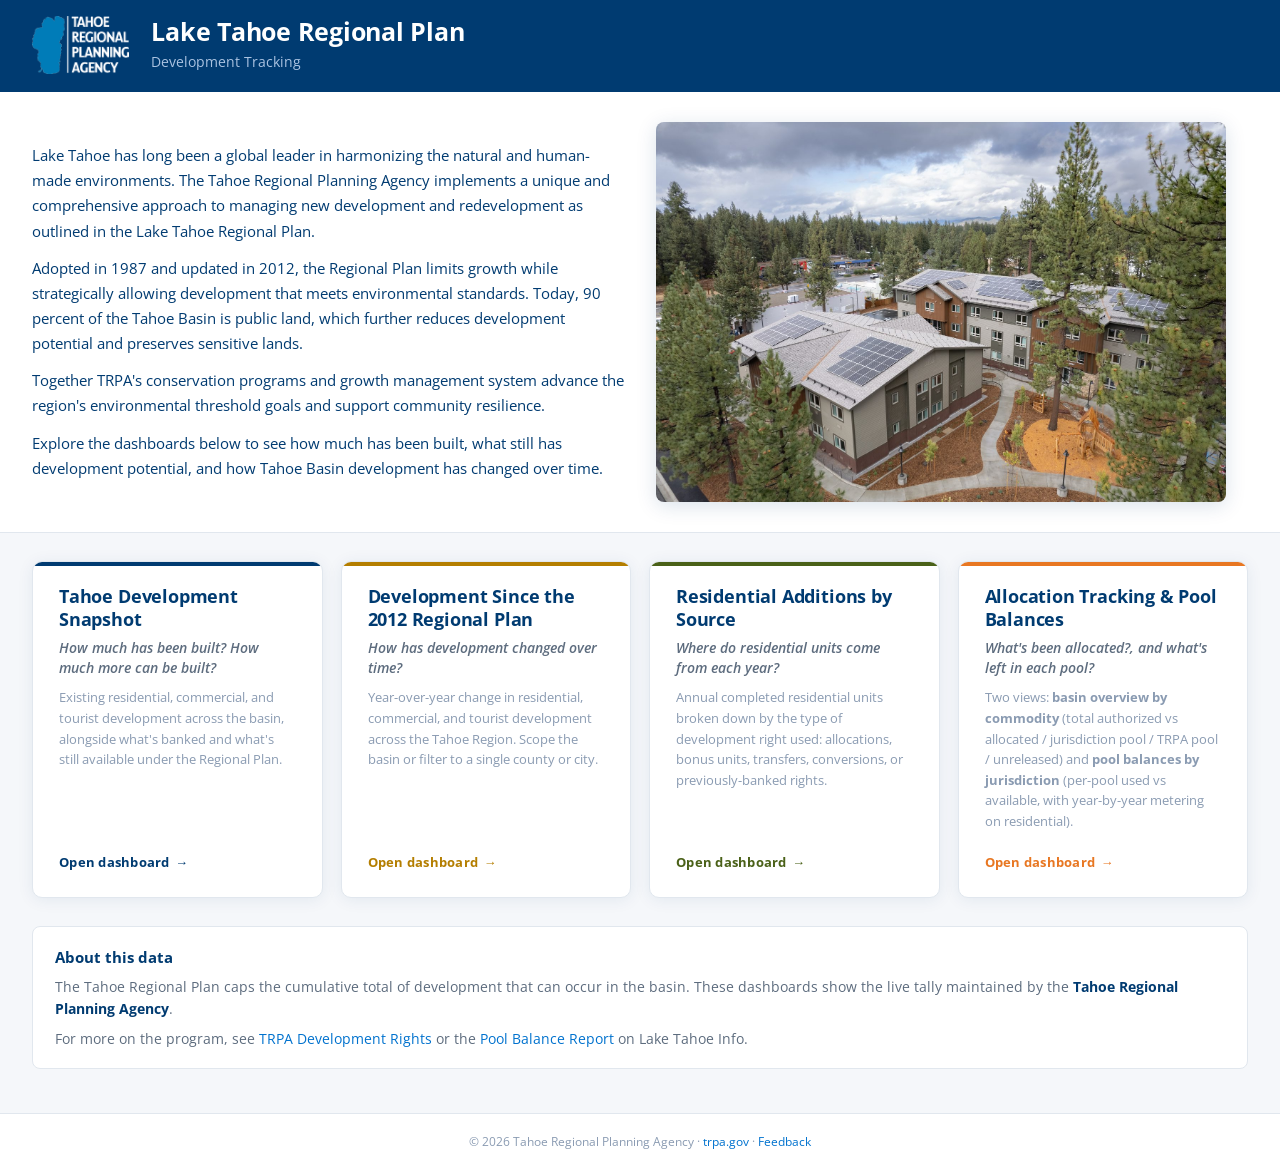
<file: regional-plan-tracking/index.html>
<!DOCTYPE html>
<html lang="en">
<head>
<meta charset="UTF-8"/>
<meta name="viewport" content="width=device-width, initial-scale=1.0"/>
<title>Lake Tahoe Regional Plan - Tracking Development in the Tahoe Basin</title>

<!-- Google Analytics (gtag.js, GA4 property G-L4J4LMB23C) -->
<script async src="https://www.googletagmanager.com/gtag/js?id=G-L4J4LMB23C"></script>
<script>
  window.dataLayer = window.dataLayer || [];
  function gtag(){dataLayer.push(arguments);}
  gtag('js', new Date());
  gtag('config', 'G-L4J4LMB23C');
</script>

<meta name="description" content="Live dashboards from the Tahoe Regional Planning Agency tracking development in the Tahoe Basin against the Regional Plan caps - how much has been built and what's still available.">
<meta property="og:type" content="website">
<meta property="og:title" content="Lake Tahoe Regional Plan - Tracking Development in the Tahoe Basin">
<meta property="og:description" content="How much has been built, what's left to build, and how Tahoe Basin development has changed over time.">
<meta property="og:url" content="https://www.trpa.gov/development-rights/">
<meta property="og:image" content="https://data.trpa.gov/regional-plan-tracking/assets/tahoe-housing-hero.jpg">
<meta property="og:site_name" content="Tahoe Regional Planning Agency">
<meta name="twitter:card" content="summary_large_image">
<meta name="twitter:title" content="Lake Tahoe Regional Plan - Tracking Development in the Tahoe Basin">
<meta name="twitter:description" content="How much has been built, what's left to build, and how Tahoe Basin development has changed over time.">
<meta name="twitter:image" content="https://data.trpa.gov/regional-plan-tracking/assets/tahoe-housing-hero.jpg">

<link rel="icon" type="image/x-icon" href="assets/favicon.ico">

<link rel="preconnect" href="https://fonts.googleapis.com">
<link rel="preconnect" href="https://fonts.gstatic.com" crossorigin>
<link href="https://fonts.googleapis.com/css2?family=Open+Sans:wght@300;400;600;700&display=swap" rel="stylesheet"/>
<style>
:root {
  /* TRPA brand palette (PMS 285C primary) */
  --trpa-blue:    #0072CE;
  --trpa-navy:    #003B71;
  --trpa-earth:   #B47E00;
  --trpa-forest:  #4A6118;
  --trpa-brick:   #9C3E27;
  --trpa-orange:  #E87722;
  --trpa-purple:  #7B6A8A;
  --trpa-ice:     #B4CBE8;

  /* Functional neutrals */
  --bg:          #f5f7fa;
  --surface:     #ffffff;
  --border:      #e1e7ee;
  --text-dark:   #003B71;
  --text-mid:    #5d6c7e;
  --text-light:  #8a9bb2;
  --shadow:      0 2px 16px rgba(0, 59, 113, 0.08);
}
*, *::before, *::after { box-sizing: border-box; margin: 0; padding: 0; }
html, body { background: var(--bg); }
body {
  font-family: 'Open Sans', -apple-system, BlinkMacSystemFont, 'Segoe UI', Roboto, sans-serif;
  color: var(--text-dark);
  -webkit-font-smoothing: antialiased;
  line-height: 1.55;
}
a { color: var(--trpa-blue); }

/* Compact public-facing header. Deliberately shorter than the internal
   index.html header so it sits inside a trpa.gov iframe without dominating
   the host page's own header. Single navy band, logo + title block, no
   accent stripe (calmer treatment for the public-facing surface). */
header {
  background: var(--trpa-navy);
  color: #fff;
  display: flex;
  align-items: stretch;
}
.header-content {
  padding: 16px 32px 18px;
  flex: 1;
  max-width: 1280px;
  margin: 0 auto;
  width: 100%;
  display: flex;
  align-items: center;
  gap: 22px;
}
.header-logo {
  flex-shrink: 0;
  display: inline-block;
  text-decoration: none;
}
.header-logo img {
  height: 58px;
  width: auto;
  display: block;
}
.header-text { flex: 1; min-width: 0; }
header h1 {
  font-weight: 700;
  font-size: 1.55rem;
  line-height: 1.2;
  letter-spacing: -0.01em;
}
header h1 span {
  /* Title phrase ("Regional Plan"); kept white to match the rest of the
     title for a calmer all-white treatment on the navy band. */
  color: #fff;
}
.subtitle {
  font-size: 0.86rem;
  color: var(--trpa-ice);
  margin-top: 4px;
  opacity: 0.95;
  max-width: 760px;
}

/* Hero strip: intro text on the left, Tahoe affordable-housing photo on
   the right. Two-column grid at desktop, stacks on tablet/mobile. The
   photo sits as a real <img> (not a background) so it's semantic +
   accessible and the alt text describes what's shown. */
.hero {
  background: var(--surface);
  border-bottom: 1px solid var(--border);
}
.hero-inner {
  max-width: 1280px;
  margin: 0 auto;
  padding: 30px 32px;
  display: grid;
  grid-template-columns: 1fr 1fr;
  gap: 32px;
  align-items: center;
}
/* Intro paragraphs: plain body-text treatment so the four-paragraph
   regional plan background reads as a calm intro, not a heavy hero. */
.hero-intro {
  font-size: 0.95rem;
  color: var(--text-dark);
  line-height: 1.65;
  font-weight: 400;
}
.hero-intro + .hero-intro {
  margin-top: 0.8em;
}
.hero-image {
  border-radius: 8px;
  overflow: hidden;
  box-shadow: 0 4px 20px rgba(0, 59, 113, 0.15);
  aspect-ratio: 3 / 2;
  max-height: 380px;
  background: var(--bg);   /* subtle placeholder color if the image fails to load */
}
.hero-image img {
  width: 100%;
  height: 100%;
  object-fit: cover;
  display: block;
}
@media (max-width: 900px) {
  .hero-inner { grid-template-columns: 1fr; gap: 22px; }
  .hero-image { max-height: 220px; aspect-ratio: 16 / 9; }
}

/* Page sections */
.section {
  padding: 28px 32px 16px;
  max-width: 1280px;
  margin: 0 auto;
}

/* Question cards: plain-language entry points to each dashboard. No
   audience tags, no Option A/B/C selectors - public-facing should not
   surface internal variant complexity. Each card links directly to the
   canonical Option A.

   Grid sizing is explicit (not auto-fit) for predictable behavior in an
   embed where we can't control the iframe width. 4 dashboards = 4 columns
   at desktop, 2x2 at tablet, single column on phones. */
.qcards {
  display: grid;
  grid-template-columns: repeat(4, 1fr);
  gap: 18px;
  align-items: stretch;
}
@media (max-width: 1100px) {
  .qcards { grid-template-columns: repeat(2, 1fr); }
}
@media (max-width: 600px) {
  .qcards { grid-template-columns: 1fr; }
}
.qcard {
  background: var(--surface);
  border: 1px solid var(--border);
  border-radius: 10px;
  padding: 22px 26px 24px;
  box-shadow: var(--shadow);
  display: flex;
  flex-direction: column;
  gap: 10px;
  position: relative;
  overflow: hidden;
  text-decoration: none;
  color: inherit;
  height: 100%;
  transition: transform 0.12s, box-shadow 0.12s;
}
.qcard:hover {
  transform: translateY(-2px);
  box-shadow: 0 4px 24px rgba(0, 59, 113, 0.12);
}
.qcard::before {
  content: "";
  position: absolute;
  top: 0; left: 0; right: 0;
  height: 4px;
  background: var(--accent, var(--trpa-blue));
}
/* Visual variety across cards without internal audience semantics. */
.qcard:nth-child(1) { --accent: var(--trpa-navy);   }
.qcard:nth-child(2) { --accent: var(--trpa-earth);  }
.qcard:nth-child(3) { --accent: var(--trpa-forest); }
.qcard:nth-child(4) { --accent: var(--trpa-orange); }

.qcard-title {
  font-size: 1.15rem;
  font-weight: 700;
  color: var(--text-dark);
  line-height: 1.25;
  letter-spacing: -0.01em;
}
.qcard-question {
  font-size: 0.88rem;
  font-weight: 600;
  color: var(--text-mid);
  line-height: 1.4;
  font-style: italic;
  margin-top: -2px;
}
.qcard-desc {
  font-size: 0.83rem;
  color: var(--text-light);
  line-height: 1.55;
}
.qcard-cta {
  margin-top: auto;
  padding-top: 12px;
  font-size: 0.8rem;
  font-weight: 700;
  color: var(--accent, var(--trpa-blue));
  letter-spacing: 0.02em;
  display: inline-flex;
  align-items: center;
  gap: 6px;
}
.qcard-cta::after {
  content: "\2192"; /* right arrow */
  transition: transform 0.12s;
}
.qcard:hover .qcard-cta::after {
  transform: translateX(3px);
}

/* About-this-data strip: short context block below the cards. Replaces
   the internal page's "reference.html" pointer (which links to
   architecture docs the public doesn't need). */
.about-strip {
  background: var(--surface);
  border: 1px solid var(--border);
  border-radius: 8px;
  padding: 18px 22px;
  margin-top: 28px;
  font-size: 0.86rem;
  color: var(--text-mid);
  line-height: 1.6;
}
.about-strip strong { color: var(--text-dark); }
.about-strip h3 {
  font-size: 0.95rem;
  color: var(--trpa-navy);
  margin-bottom: 6px;
  font-weight: 700;
}
.about-strip a { color: var(--trpa-blue); text-decoration: none; }
.about-strip a:hover { text-decoration: underline; }

footer {
  padding: 18px 32px 26px;
  font-size: 0.74rem;
  color: var(--text-light);
  border-top: 1px solid var(--border);
  background: var(--surface);
  margin-top: 28px;
  text-align: center;
}
footer a { color: var(--trpa-blue); text-decoration: none; }
footer a:hover { text-decoration: underline; }

@media (max-width: 600px) {
  header h1 { font-size: 1.25rem; }
  .header-content, .section, .hero-inner { padding-left: 18px; padding-right: 18px; }
  .header-content { gap: 14px; }
  .header-logo img { height: 46px; }
  .subtitle { font-size: 0.78rem; }
  .hero-intro { font-size: 0.98rem; }
  .hero-lead { font-size: 0.9rem; }
}
</style>
</head>
<body>

<!-- Compact navy header. Drop the entire <header> block if trpa.gov's
     host page already provides a title and you want the iframe to be
     header-less. -->
<header>
  <div class="header-content">
    <a class="header-logo" href="https://www.trpa.gov/" aria-label="Tahoe Regional Planning Agency">
      <img src="assets/trpa-logo-color.png" alt="TRPA" />
    </a>
    <div class="header-text">
      <h1>Lake Tahoe <span>Regional Plan</span></h1>
      <div class="subtitle">Development Tracking</div>
    </div>
  </div>
</header>

<!-- Hero strip: intro text on the left, Tahoe housing photo on the right.
     Photo path is assets/tahoe-housing-hero.jpg - swap the file there to
     change the imagery without touching the markup. -->
<div class="hero">
  <div class="hero-inner">
    <div class="hero-text">
      <p class="hero-intro">
        Lake Tahoe has long been a global leader in harmonizing the natural
        and human-made environments. The Tahoe Regional Planning Agency
        implements a unique and comprehensive approach to managing new
        development and redevelopment as outlined in the Lake Tahoe
        Regional Plan.
      </p>
      <p class="hero-intro">
        Adopted in 1987 and updated in 2012, the Regional Plan limits growth
        while strategically allowing development that meets environmental
        standards. Today, 90 percent of the Tahoe Basin is public land,
        which further reduces development potential and preserves sensitive
        lands.
      </p>
      <p class="hero-intro">
        Together TRPA's conservation programs and growth management system
        advance the region's environmental threshold goals and support
        community resilience.
      </p>
      <p class="hero-intro">
        Explore the dashboards below to see how much has been built, what
        still has development potential, and how Tahoe Basin development
        has changed over time.
      </p>
    </div>
    <div class="hero-image">
      <img src="assets/tahoe-housing-hero.jpg" alt="Aerial view of a multi-family affordable housing development in the Tahoe Basin, surrounded by pine forest." />
    </div>
  </div>
</div>

<div class="section">

  <div class="qcards">

    <a class="qcard" target="_blank" rel="noopener noreferrer" href="tahoe-development-tracker.html">
      <div class="qcard-title">Tahoe Development Snapshot</div>
      <div class="qcard-question">How much has been built? How much more can be built?</div>
      <div class="qcard-desc">
        Existing residential, commercial, and tourist development across the basin,
        alongside what's banked and what's still available under the Regional Plan.
      </div>
      <div class="qcard-cta">Open dashboard</div>
    </a>

    <a class="qcard" target="_blank" rel="noopener noreferrer" href="development_history.html">
      <div class="qcard-title">Development Since the 2012 Regional Plan</div>
      <div class="qcard-question">How has development changed over time?</div>
      <div class="qcard-desc">
        Year-over-year change in residential, commercial, and tourist development
        across the Tahoe Region. Scope the basin or filter to a single county or city.
      </div>
      <div class="qcard-cta">Open dashboard</div>
    </a>

    <a class="qcard" target="_blank" rel="noopener noreferrer" href="residential-additions-by-source.html">
      <div class="qcard-title">Residential Additions by Source</div>
      <div class="qcard-question">Where do residential units come from each year?</div>
      <div class="qcard-desc">
        Annual completed residential units broken down by the type of development
        right used: allocations, bonus units, transfers, conversions, or
        previously-banked rights.
      </div>
      <div class="qcard-cta">Open dashboard</div>
    </a>

    <a class="qcard" target="_blank" rel="noopener noreferrer" href="allocation-tracking.html">
      <div class="qcard-title">Allocation Tracking &amp; Pool Balances</div>
      <div class="qcard-question">What's been allocated?, and what's left in each pool?</div>
      <div class="qcard-desc">
        Two views: <strong>basin overview by commodity</strong> (total authorized vs allocated /
        jurisdiction pool / TRPA pool / unreleased) and <strong>pool balances by jurisdiction</strong>
        (per-pool used vs available, with year-by-year metering on residential).
      </div>
      <div class="qcard-cta">Open dashboard</div>
    </a>

  </div>

  <!-- Plain-language context block. Replaces the internal index.html's
       "go to reference.html" banner (which points at the data architecture
       reference - not useful to the public). -->
  <div class="about-strip">
    <h3>About this data</h3>
    <p>
      The Tahoe Regional Plan caps the cumulative total of development that
      can occur in the basin. These dashboards show the live tally maintained by the
      <strong>Tahoe Regional Planning Agency</strong>.
    </p>
    <p style="margin-top: 8px;">
      For more on the program, see
      <a href="https://www.trpa.gov/development-rights/">TRPA Development Rights</a>
      or the
      <a href="https://parcels.laketahoeinfo.org/DevelopmentRightPool/DevelopmentRightPoolBalanceReport">Pool Balance Report</a>
      on Lake Tahoe Info.
    </p>
    <p style="margin-top: 10px; font-size: 0.78rem; color: var(--text-light); font-style: italic;" id="data-as-of">
      Checking data freshness&hellip;
    </p>
  </div>

</div>

<footer>
  &copy; 2026 Tahoe Regional Planning Agency
  &middot;
  <a href="https://www.trpa.gov/">trpa.gov</a>
  &middot;
  <a href="mailto:info@trpa.gov?subject=Dashboard%20feedback">Feedback</a>
</footer>

<script>
// "Data current as of YEAR" - one-shot fetch against the Parcel Development
// History layer (Cumulative_Accounting layer 0). MAX(YEAR) on that layer
// is the agency's canonical "as of" year for on-the-ground development
// totals; same source-of-truth used by the Tracker hero strip. Silently
// no-ops if the REST endpoint is unreachable (CORS, offline, etc.) so the
// page never shows a broken-looking error to public visitors.
(async function () {
  const el = document.querySelector('#data-as-of');
  if (!el) return;
  const PDH_MAX_YEAR_URL =
    'https://maps.trpa.org/server/rest/services/Cumulative_Accounting/MapServer/0/query'
    + '?where=1%3D1'
    + '&outStatistics=' + encodeURIComponent('[{"statisticType":"max","onStatisticField":"YEAR","outStatisticFieldName":"MaxYear"}]')
    + '&returnGeometry=false&f=json';
  try {
    const r = await fetch(PDH_MAX_YEAR_URL, { cache: 'no-cache' });
    if (!r.ok) throw new Error('HTTP ' + r.status);
    const js = await r.json();
    const maxYear = js && js.features && js.features[0] && js.features[0].attributes
      ? (js.features[0].attributes.MaxYear || js.features[0].attributes.maxYear)
      : null;
    if (maxYear) {
      el.textContent = 'Data current as of ' + maxYear + '.';
    } else {
      el.style.display = 'none';
    }
  } catch (e) {
    // Quiet failure: hide the line rather than showing an error to public visitors.
    el.style.display = 'none';
  }
})();
</script>

</body>
</html>
</file>
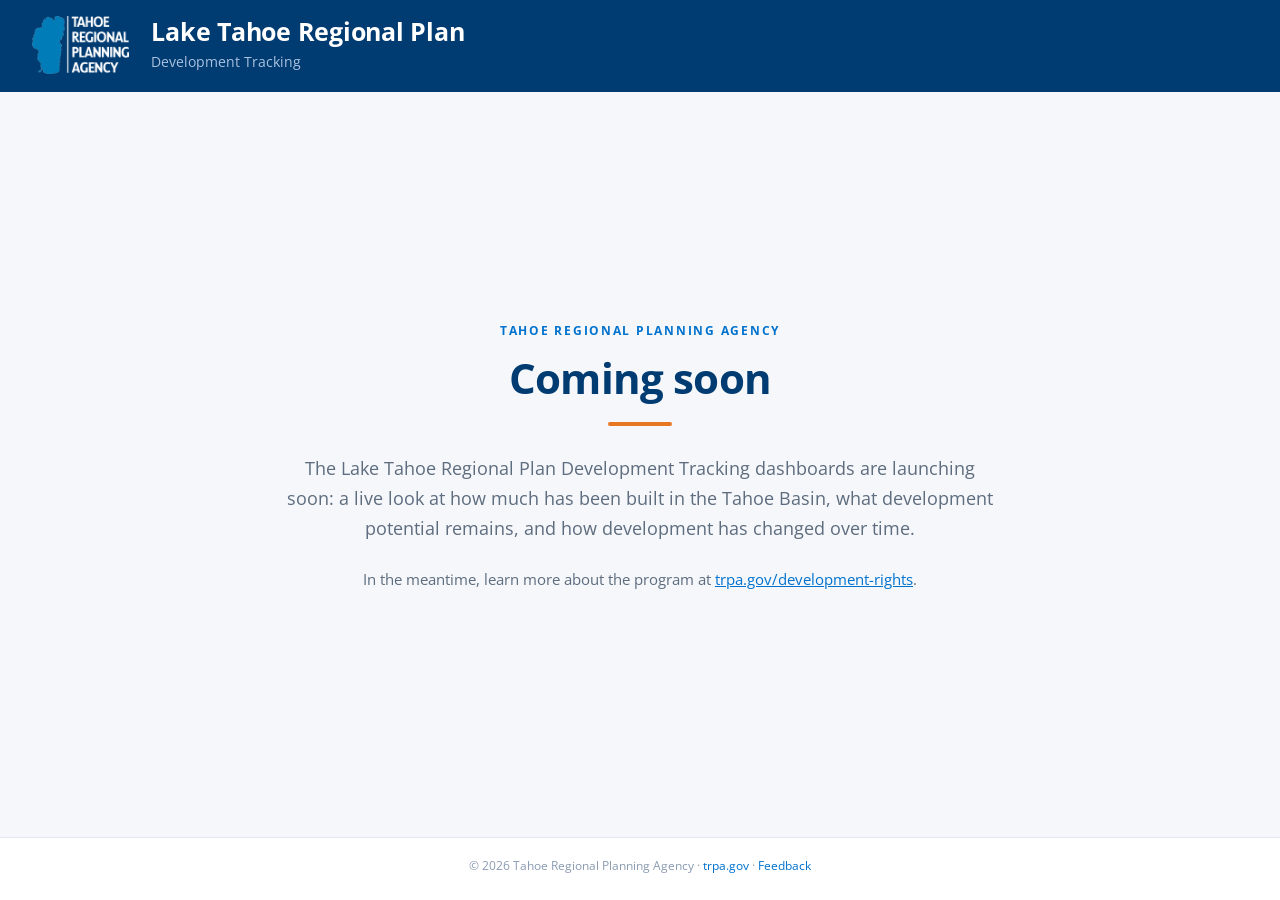
<file: regional-plan-tracking/coming-soon/index.html>
<!DOCTYPE html>
<html lang="en">
<head>
<meta charset="UTF-8">
<meta name="viewport" content="width=device-width, initial-scale=1.0">
<title>Coming Soon - Regional Plan Development Tracking</title>
<meta name="description" content="The Lake Tahoe Regional Plan Development Tracking dashboards are launching soon.">

<link rel="preconnect" href="https://fonts.googleapis.com">
<link rel="preconnect" href="https://fonts.gstatic.com" crossorigin>
<link href="https://fonts.googleapis.com/css2?family=Open+Sans:wght@300;400;600;700&display=swap" rel="stylesheet"/>

<style>
:root {
  /* TRPA brand palette (PMS 285C primary) */
  --trpa-blue:    #0072CE;
  --trpa-navy:    #003B71;
  --trpa-orange:  #E87722;
  --trpa-ice:     #B4CBE8;

  --bg:          #f5f7fa;
  --surface:     #ffffff;
  --border:      #e1e7ee;
  --text-dark:   #003B71;
  --text-mid:    #5d6c7e;
  --text-light:  #8a9bb2;
}
*, *::before, *::after { box-sizing: border-box; margin: 0; padding: 0; }
html, body { background: var(--bg); }
body {
  font-family: 'Open Sans', -apple-system, BlinkMacSystemFont, 'Segoe UI', Roboto, sans-serif;
  color: var(--text-dark);
  -webkit-font-smoothing: antialiased;
  line-height: 1.55;
  display: flex;
  flex-direction: column;
  min-height: 100vh;
}
a { color: var(--trpa-blue); }

/* Header: matches the dashboard suite (single navy band, logo + title block). */
header {
  background: var(--trpa-navy);
  color: #fff;
  display: flex;
  align-items: stretch;
}
.header-content {
  padding: 16px 32px 18px;
  flex: 1;
  max-width: 1280px;
  margin: 0 auto;
  width: 100%;
  display: flex;
  align-items: center;
  gap: 22px;
}
.header-logo { flex-shrink: 0; display: inline-block; text-decoration: none; }
.header-logo img { height: 58px; width: auto; display: block; }
.header-text { flex: 1; min-width: 0; }
header h1 {
  font-weight: 700;
  font-size: 1.55rem;
  line-height: 1.2;
  letter-spacing: -0.01em;
}
header h1 span { color: #fff; }
.subtitle {
  font-size: 0.86rem;
  color: var(--trpa-ice);
  margin-top: 4px;
  opacity: 0.95;
  max-width: 760px;
}

/* Coming-soon message: centered block that fills the viewport above the footer. */
.coming-soon {
  flex: 1;
  display: flex;
  align-items: center;
  justify-content: center;
  padding: 64px 32px 80px;
}
.cs-inner { max-width: 720px; text-align: center; }
.cs-eyebrow {
  font-size: 0.78rem;
  letter-spacing: 0.14em;
  text-transform: uppercase;
  color: var(--trpa-blue);
  font-weight: 700;
  margin-bottom: 16px;
}
.coming-soon h2 {
  font-size: 2.6rem;
  font-weight: 700;
  color: var(--trpa-navy);
  line-height: 1.1;
  letter-spacing: -0.02em;
}
.cs-rule {
  width: 64px;
  height: 4px;
  background: var(--trpa-orange);
  border-radius: 2px;
  margin: 20px auto 28px;
}
.cs-lead {
  font-size: 1.1rem;
  color: var(--text-mid);
  line-height: 1.7;
}
.cs-note {
  font-size: 0.95rem;
  color: var(--text-mid);
  margin-top: 24px;
}

footer {
  padding: 18px 32px 26px;
  font-size: 0.74rem;
  color: var(--text-light);
  border-top: 1px solid var(--border);
  background: var(--surface);
  text-align: center;
}
footer a { color: var(--trpa-blue); text-decoration: none; }
footer a:hover { text-decoration: underline; }

@media (max-width: 600px) {
  .coming-soon h2 { font-size: 2rem; }
  .cs-lead { font-size: 1rem; }
  .header-logo img { height: 46px; }
  header h1 { font-size: 1.3rem; }
}
</style>
</head>
<body>

<!-- Header: same treatment as the dashboard suite. -->
<header>
  <div class="header-content">
    <a class="header-logo" href="https://www.trpa.gov/" aria-label="Tahoe Regional Planning Agency">
      <img src="trpa-logo-color.png" alt="TRPA" />
    </a>
    <div class="header-text">
      <h1>Lake Tahoe <span>Regional Plan</span></h1>
      <div class="subtitle">Development Tracking</div>
    </div>
  </div>
</header>

<main class="coming-soon">
  <div class="cs-inner">
    <div class="cs-eyebrow">Tahoe Regional Planning Agency</div>
    <h2>Coming soon</h2>
    <div class="cs-rule"></div>
    <p class="cs-lead">
      The Lake Tahoe Regional Plan Development Tracking dashboards are launching
      soon: a live look at how much has been built in the Tahoe Basin, what
      development potential remains, and how development has changed over time.
    </p>
    <p class="cs-note">
      In the meantime, learn more about the program at
      <a href="https://www.trpa.gov/development-rights/">trpa.gov/development-rights</a>.
    </p>
  </div>
</main>

<footer>
  &copy; 2026 Tahoe Regional Planning Agency
  &middot;
  <a href="https://www.trpa.gov/">trpa.gov</a>
  &middot;
  <a href="mailto:info@trpa.gov?subject=Regional%20Plan%20Development%20Tracking">Feedback</a>
</footer>

</body>
</html>
</file>
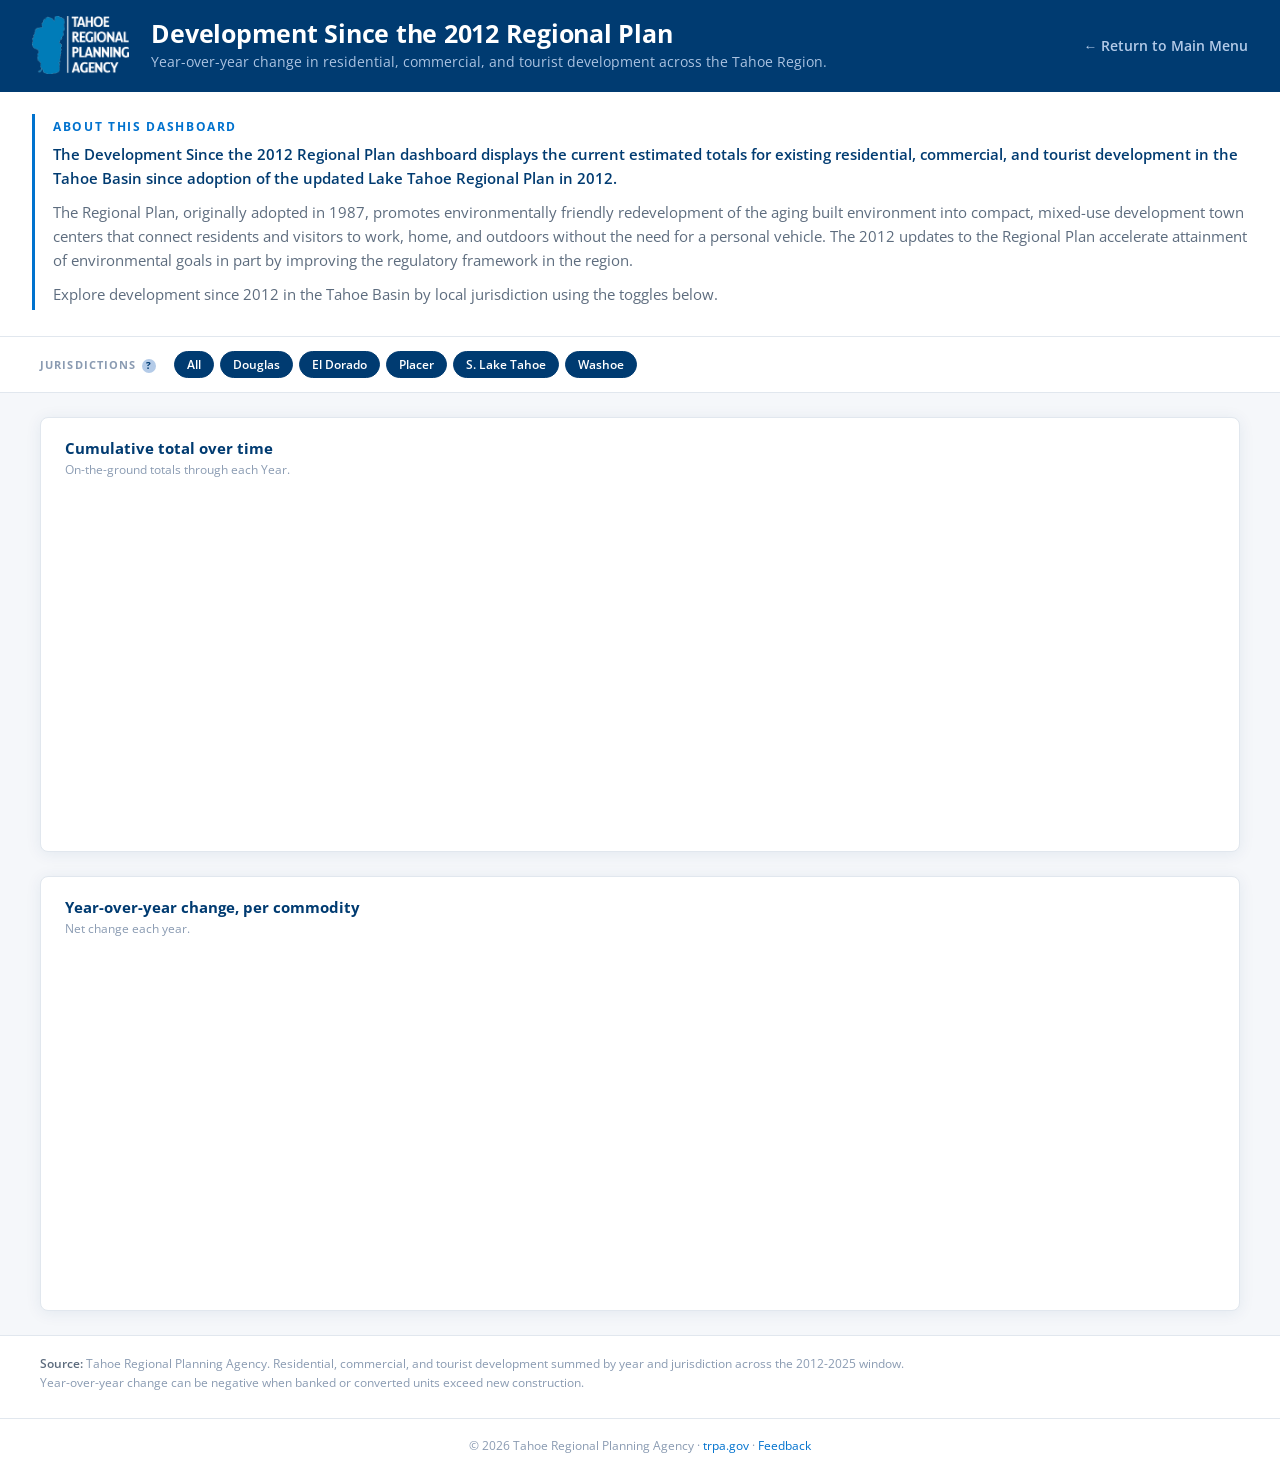
<file: regional-plan-tracking/development_history.html>
<!DOCTYPE html>
<html lang="en">
<head>
<meta charset="UTF-8"/>
<meta name="viewport" content="width=device-width, initial-scale=1.0"/>
<title>Development Since the 2012 Regional Plan - TRPA</title>
<!-- Google Analytics (gtag.js, GA4 property G-L4J4LMB23C) -->
<script async src="https://www.googletagmanager.com/gtag/js?id=G-L4J4LMB23C"></script>
<script>
  window.dataLayer = window.dataLayer || [];
  function gtag(){dataLayer.push(arguments);}
  gtag('js', new Date());
  gtag('config', 'G-L4J4LMB23C');
</script>

<link rel="icon" type="image/x-icon" href="assets/favicon.ico">
<link rel="preconnect" href="https://fonts.googleapis.com">
<link rel="preconnect" href="https://fonts.gstatic.com" crossorigin>
<link href="https://fonts.googleapis.com/css2?family=Open+Sans:wght@300;400;600;700&display=swap" rel="stylesheet"/>
<script src="https://cdn.plot.ly/plotly-2.32.0.min.js"></script>
<style>
:root {
  --trpa-blue:   #0072CE;
  --trpa-navy:   #003B71;
  --trpa-earth:  #B47E00;
  --trpa-forest: #4A6118;
  --trpa-brick:  #9C3E27;
  --trpa-olive:  #B5A64C;
  --trpa-orange: #E87722;
  --trpa-purple: #7B6A8A;
  --trpa-ice:    #B4CBE8;
  --bg:          #f5f7fa;
  --surface:     #ffffff;
  --border:      #e1e7ee;
  --text-dark:   #003B71;
  --text-mid:    #5d6c7e;
  --text-light:  #8a9bb2;
  --shadow:      0 2px 16px rgba(0, 59, 113, 0.08);
}
*, *::before, *::after { box-sizing: border-box; margin: 0; padding: 0; }
body {
  font-family: 'Open Sans', -apple-system, BlinkMacSystemFont, 'Segoe UI', Roboto, sans-serif;
  background: var(--bg); color: var(--text-dark); min-height: 100vh;
  -webkit-font-smoothing: antialiased;
}

/* Header (matches index.html style) */
header { background: var(--trpa-navy); color: #fff; display: flex; align-items: stretch; }
.header-content {
  padding: 16px 32px 18px; flex: 1;
  max-width: 1280px; margin: 0 auto; width: 100%;
  display: flex; align-items: center; gap: 22px;
}
.header-logo { flex-shrink: 0; display: inline-block; text-decoration: none; }
.header-logo img { height: 58px; width: auto; display: block; }
.header-text { flex: 1; min-width: 0; }
.header-back {
  flex-shrink: 0;
  color: var(--trpa-ice);
  text-decoration: none;
  font-size: 0.85rem;
  font-weight: 600;
  white-space: nowrap;
}
.header-back:hover { color: #fff; text-decoration: underline; }
.header-eyebrow { font-size: 0.66rem; font-weight: 700; letter-spacing: 0.14em; text-transform: uppercase; color: var(--trpa-ice); margin-bottom: 4px; }
header h1 { font-weight: 700; font-size: 1.55rem; line-height: 1.2; letter-spacing: -0.01em; }
@media (max-width: 600px) {
  .header-content { padding-left: 18px; padding-right: 18px; gap: 14px; }
  .header-logo img { height: 46px; }
  header h1 { font-size: 1.25rem; }
}

/* "What does this dashboard show?" hover popover on the page title. */
.title-info { position: relative; display: inline-flex; align-items: center; vertical-align: middle; margin-left: 12px; }
.title-info-icon {
  display: inline-flex; align-items: center; justify-content: center;
  width: 22px; height: 22px; border-radius: 50%;
  background: var(--trpa-ice); color: var(--trpa-navy);
  font-size: 0.85rem; font-weight: 700;
  cursor: help; transition: background 0.12s, color 0.12s;
}
.title-info-icon:hover { background: #fff; color: var(--trpa-navy); }
.title-info-popover {
  position: absolute; top: calc(100% + 10px); left: -4px;
  width: 440px; max-width: calc(100vw - 80px);
  background: #fff; border: 1px solid var(--trpa-ice); border-radius: 6px;
  padding: 16px 18px;
  box-shadow: 0 6px 24px rgba(0, 0, 0, 0.25);
  font-size: 0.86rem; line-height: 1.55; color: var(--text-mid);
  letter-spacing: 0; text-transform: none; font-weight: 400;
  opacity: 0; pointer-events: none;
  transition: opacity 0.15s, transform 0.15s;
  z-index: 100;
}
.title-info-popover strong { color: var(--text-dark); font-weight: 600; }
.title-info-popover p { margin-bottom: 8px; }
.title-info-popover p:last-child { margin-bottom: 0; }
.title-info:hover .title-info-popover { opacity: 1; pointer-events: auto; transform: translateY(-2px); }
.title-info::after {
  content: ''; position: absolute;
  top: calc(100% + 4px); left: 4px;
  border: 6px solid transparent; border-bottom-color: var(--trpa-ice);
  opacity: 0; pointer-events: none; transition: opacity 0.15s;
  z-index: 101;
}
.title-info:hover::after { opacity: 1; }

/* Intro banner - always-visible "about this dashboard" callout that sits
   directly below the header. Replaces the hover-only title-info popover so
   the framing is exposed by default rather than hidden behind a hover target
   most visitors never discover. */
.intro-banner {
  background: var(--surface);
  border-bottom: 1px solid var(--border);
  padding: 22px 32px 26px;
}
.intro-banner-inner {
  max-width: 1280px;
  margin: 0 auto;
  border-left: 3px solid var(--trpa-blue);
  padding: 4px 0 4px 18px;
}
.intro-banner-eyebrow {
  font-size: 0.74rem;
  font-weight: 700;
  letter-spacing: 0.14em;
  text-transform: uppercase;
  color: var(--trpa-blue);
  margin-bottom: 8px;
}
.intro-banner p {
  font-size: 0.94rem;
  line-height: 1.6;
  color: var(--text-mid);
  margin-bottom: 10px;
}
.intro-banner p:last-child { margin-bottom: 0; }
.intro-banner p strong { color: var(--text-dark); font-weight: 600; }
@media (max-width: 768px) {
  .intro-banner { padding: 16px 18px; }
}

/* Inline "?" affordance for ctrl-bar labels (e.g., Jurisdictions ?  for the
   Carson County context). 14px ice circle on a light background. */
.ctrl-info { position: relative; display: inline-flex; align-items: center; margin-left: 5px; vertical-align: middle; }
.ctrl-info-icon {
  display: inline-flex; align-items: center; justify-content: center;
  width: 14px; height: 14px; border-radius: 50%;
  background: var(--trpa-ice); color: var(--trpa-navy);
  font-size: 0.6rem; font-weight: 700;
  cursor: help; transition: background 0.12s, color 0.12s;
  letter-spacing: 0; text-transform: none;
}
.ctrl-info-icon:hover { background: var(--trpa-blue); color: #fff; }
.ctrl-info-popover {
  position: absolute; top: calc(100% + 10px); left: -8px;
  width: 340px; max-width: calc(100vw - 80px);
  background: #fff; border: 1px solid var(--trpa-ice); border-radius: 6px;
  padding: 12px 14px;
  box-shadow: 0 4px 20px rgba(0, 59, 113, 0.15);
  font-size: 0.8rem; line-height: 1.5; color: var(--text-mid);
  letter-spacing: 0; text-transform: none; font-weight: 400;
  opacity: 0; pointer-events: none;
  transition: opacity 0.15s, transform 0.15s;
  z-index: 100;
}
.ctrl-info-popover strong { color: var(--text-dark); font-weight: 600; }
.ctrl-info:hover .ctrl-info-popover { opacity: 1; pointer-events: auto; transform: translateY(-2px); }
.ctrl-info::after {
  content: ''; position: absolute;
  top: calc(100% + 4px); left: 0;
  border: 6px solid transparent; border-bottom-color: var(--trpa-ice);
  opacity: 0; pointer-events: none; transition: opacity 0.15s;
  z-index: 101;
}
.ctrl-info:hover::after { opacity: 1; }

.header-sub { font-size: 0.86rem; color: var(--trpa-ice); margin-top: 4px; opacity: 0.95; max-width: 760px; }
.header-meta { flex-shrink: 0; font-size: 0.75rem; color: var(--trpa-ice); text-align: right; line-height: 1.7; opacity: 0.85; white-space: nowrap; }

/* Filter bar (jurisdiction pills only; year slider was removed) */
.ctrl-bar {
  background: var(--surface); border-bottom: 1px solid var(--border);
  padding: 14px 40px; display: flex; flex-wrap: wrap; gap: 18px; align-items: center;
}
.ctrl-label { font-size: 0.7rem; font-weight: 700; letter-spacing: 0.1em; text-transform: uppercase; color: var(--text-light); }

.juris-pills { display: flex; flex-wrap: wrap; gap: 6px; align-items: center; }
.juris-pill {
  padding: 4px 12px; border: 1.5px solid var(--border); border-radius: 16px;
  background: #fff; font-family: inherit; font-size: 0.76rem; color: var(--text-mid);
  cursor: pointer; font-weight: 600;
}
.juris-pill:hover { border-color: var(--trpa-blue); color: var(--trpa-blue); }
.juris-pill.active { background: var(--trpa-navy); border-color: var(--trpa-navy); color: #fff; }

/* Sections + cards */
.section { padding: 24px 40px; }
.card { background: var(--surface); border: 1px solid var(--border); border-radius: 8px; padding: 20px 24px; box-shadow: var(--shadow); }
.card h3 { font-size: 0.95rem; font-weight: 700; color: var(--text-dark); margin-bottom: 4px; }
.card p { font-size: 0.73rem; color: var(--text-light); margin-bottom: 14px; }

.footnote {
  padding: 18px 40px 26px; font-size: 0.74rem; color: var(--text-light);
  line-height: 1.6; background: var(--surface); border-top: 1px solid var(--border);
}
.footnote a { color: var(--trpa-blue); text-decoration: none; }
.footnote a:hover { text-decoration: underline; }
.footnote strong { color: var(--text-mid); font-weight: 600; }
.footnote code { background: var(--bg); padding: 1px 5px; border-radius: 3px; font-size: 0.9em; }
@media (max-width: 900px) {
  header .header-content, .ctrl-bar, .section, .footnote { padding-left: 18px; padding-right: 18px; }
}

/* Loading overlay - same pattern across the dashboard set */
#loading-overlay { position: fixed; inset: 0; background: rgba(0, 59, 113, 0.6); display: flex; align-items: center; justify-content: center; z-index: 9999; }
.loading-card { background: #fff; border-radius: 10px; padding: 36px 48px; text-align: center; min-width: 260px; }
.loading-card h3 { font-size: 1rem; color: var(--trpa-navy); margin-bottom: 20px; }
.lb-bg { height: 4px; background: var(--border); border-radius: 2px; overflow: hidden; }
#loading-bar { height: 100%; width: 0; background: linear-gradient(90deg, var(--trpa-blue), var(--trpa-forest)); border-radius: 2px; transition: width 0.3s; }

/* Public-facing agency footer (added 2026-05-18 per FOOTER_PATTERN.md).
   Copyright + trpa.gov + feedback row at the bottom of every dashboard. */
footer {
  padding: 18px 32px 26px;
  font-size: 0.74rem; color: var(--text-light);
  border-top: 1px solid var(--border);
  background: var(--surface);
  margin-top: 0;
  text-align: center;
}
footer a { color: var(--trpa-blue); text-decoration: none; }
footer a:hover { text-decoration: underline; }
</style>
</head>
<body>

<div id="loading-overlay">
  <div class="loading-card">
    <h3>Loading development history&hellip;</h3>
    <div class="lb-bg"><div id="loading-bar"></div></div>
  </div>
</div>

<header>
  <div class="header-content">
    <a class="header-logo" href="https://www.trpa.gov/" aria-label="Tahoe Regional Planning Agency">
      <img src="assets/trpa-logo-color.png" alt="TRPA" />
    </a>
    <div class="header-text">
      <h1>Development Since the 2012 Regional Plan</h1>
      <div class="header-sub">
        Year-over-year change in residential, commercial, and tourist development across the Tahoe Region.
      </div>
    </div>
    <a class="header-back" href="index.html">&larr; Return to Main Menu</a>
  </div>
</header>

<aside class="intro-banner" aria-label="About this dashboard">
  <div class="intro-banner-inner">
    <div class="intro-banner-eyebrow">About this dashboard</div>
    <p><strong>The Development Since the 2012 Regional Plan dashboard displays the current estimated totals for existing residential, commercial, and tourist development in the Tahoe Basin since adoption of the updated Lake Tahoe Regional Plan in 2012.</strong></p>
    <p>The Regional Plan, originally adopted in 1987, promotes environmentally friendly redevelopment of the aging built environment into compact, mixed-use development town centers that connect residents and visitors to work, home, and outdoors without the need for a personal vehicle. The 2012 updates to the Regional Plan accelerate attainment of environmental goals in part by improving the regulatory framework in the region.</p>
    <p>Explore development since 2012 in the Tahoe Basin by local jurisdiction using the toggles below.</p>
  </div>
</aside>

<!-- Filter bar: jurisdiction pills only. The year slider was removed since
     its only role was to set the "as of" year for the KPI cards (which are
     also removed); both charts always show the full 2012-2025 trajectory
     regardless. -->
<div class="ctrl-bar" id="shared-filter-bar">
  <span class="ctrl-label">Jurisdictions<span class="ctrl-info" aria-label="Why isn't Carson City a pill?">
    <span class="ctrl-info-icon">?</span>
    <div class="ctrl-info-popover">
      <strong>Select a jurisdiction to view its development data.</strong>
      Carson City is included in the "All" total but doesn't have its own jurisdiction selection.
      Carson City does not receive Regional Plan allocations and shows constant 4 residential units / 0 CFA / 0 TAU throughout the period.
    </div>
  </span></span>
  <div class="juris-pills" id="juris-pills"></div>
</div>

<!-- Cumulative chart sits ABOVE year-over-year per Mason's 2026-05-18 ask:
     the trajectory is the easier read; the per-year deltas drill into it
     below. -->
<div class="section">
  <div class="card">
    <h3>Cumulative total over time</h3>
    <p>On-the-ground totals through each Year.</p>
    <div id="total-chart" style="height:340px;"></div>
  </div>
</div>

<div class="section" style="padding-top:0;">
  <div class="card">
    <h3>Year-over-year change, per commodity</h3>
    <p>Net change each year.</p>
    <div id="delta-chart" style="height:340px;"></div>
  </div>
</div>

<div class="footnote">
  <strong>Source:</strong> Tahoe Regional Planning Agency. Residential, commercial, and tourist development summed by year and jurisdiction across the 2012-2025 window.
  <br>Year-over-year change can be negative when banked or converted units exceed new construction.</div>

<script>
const TRPA = {
  blue:'#0072CE', navy:'#003B71', earth:'#B47E00', forest:'#4A6118',
  brick:'#9C3E27', olive:'#B5A64C', orange:'#E87722', purple:'#7B6A8A',
  ice:'#B4CBE8',
};
const plotFont  = { family: '"Open Sans", system-ui, sans-serif', color: TRPA.navy, size: 12 };
const HOVERLABEL = { bgcolor: '#ffffff', bordercolor: TRPA.ice, font: { color: TRPA.navy, family: '"Open Sans"', size: 12 } };

// Live REST: groupBy YEAR + JURISDICTION; sum the 3 commodity fields.
const PDH_URL = 'https://maps.trpa.org/server/rest/services/Cumulative_Accounting/MapServer/0/query'
  + '?where=' + encodeURIComponent('YEAR>=2012')
  + '&outStatistics=' + encodeURIComponent(JSON.stringify([
      { statisticType: 'sum', onStatisticField: 'Residential_Units',          outStatisticFieldName: 'res' },
      { statisticType: 'sum', onStatisticField: 'CommercialFloorArea_SqFt',   outStatisticFieldName: 'cfa' },
      { statisticType: 'sum', onStatisticField: 'TouristAccommodation_Units', outStatisticFieldName: 'tau' },
    ]))
  + '&groupByFieldsForStatistics=YEAR%2CJURISDICTION'
  + '&returnGeometry=false&f=json';

// PDH uses short jurisdiction codes; map to display names matching
// allocation-tracking's labels.
const JURIS_LABEL = {
  'DG':   'Douglas County',
  'EL':   'El Dorado County',
  'PL':   'Placer County',
  'CSLT': 'City of South Lake Tahoe',
  'WA':   'Washoe County',
  'CC':   'Carson City',
};
// JURIS_ORDER drives the pill UI (Carson omitted - no pill since Carson
// doesn't receive Tahoe Regional Plan allocations and shows constant 4
// residential units). JURIS_BASIN includes Carson so the "All" total
// matches tahoe-development-tracker.html (49,018 RES at 2025).
const JURIS_ORDER = ['DG', 'EL', 'PL', 'CSLT', 'WA'];
const JURIS_BASIN = ['DG', 'EL', 'PL', 'CSLT', 'WA', 'CC'];
const JURIS_SHORT = {
  'DG':   'Douglas',
  'EL':   'El Dorado',
  'PL':   'Placer',
  'CSLT': 'S. Lake Tahoe',
  'WA':   'Washoe',
};

// State - the full feature set, cached once on load; filter ops compute from it.
// activePills defaults to the full basin (incl. Carson) so the "All"
// view matches the Tracker headline. Toggling a single pill scopes to
// just that jurisdiction (Carson drops out implicitly since it has no
// pill to toggle to).
let rawFeatures = [];   // [{YEAR, JURISDICTION, res, cfa, tau}, ...]
let activePills = new Set(JURIS_BASIN);
const YEARS = [2012,2013,2014,2015,2016,2017,2018,2019,2020,2021,2022,2023,2024,2025];

// ─────────────────────────────────────────
// FETCH + AGGREGATE
// ─────────────────────────────────────────
async function loadData() {
  const r = await fetch(PDH_URL, { cache: 'no-cache' });
  if (!r.ok) throw new Error('PDH HTTP ' + r.status);
  const j = await r.json();
  // Load all basin jurisdictions including Carson (CC). Carson has no
  // pill in the UI but is included in activePills so the "All" total
  // matches the Tracker headline (49,018 RES at 2025).
  rawFeatures = (j.features || [])
    .map(f => f.attributes || {})
    .filter(a => a.JURISDICTION && JURIS_BASIN.includes(a.JURISDICTION));
}

// Sum rows that match the active jurisdiction filter, grouped by YEAR.
function totalsByYear() {
  const out = Object.fromEntries(YEARS.map(y => [y, { res: 0, cfa: 0, tau: 0 }]));
  for (const a of rawFeatures) {
    if (!activePills.has(a.JURISDICTION)) continue;
    if (!(a.YEAR in out)) continue;
    out[a.YEAR].res += Number(a.res) || 0;
    out[a.YEAR].cfa += Number(a.cfa) || 0;
    out[a.YEAR].tau += Number(a.tau) || 0;
  }
  return out;
}

// Deltas per year: change relative to prior year. The first year has no prior, so 0.
function deltasByYear(totals) {
  const out = {};
  for (let i = 0; i < YEARS.length; i++) {
    const y = YEARS[i];
    if (i === 0) { out[y] = { res: 0, cfa: 0, tau: 0 }; continue; }
    const prev = YEARS[i - 1];
    out[y] = {
      res: totals[y].res - totals[prev].res,
      cfa: totals[y].cfa - totals[prev].cfa,
      tau: totals[y].tau - totals[prev].tau,
    };
  }
  return out;
}

const fmt = (n) => {
  if (n == null) return '0';
  const a = Math.round(n);
  return a.toLocaleString();
};
// fmtCompact removed 2026-05-18 - it was only used by the KPI cards above
// the charts (also removed). Both charts use comma-formatted full numbers
// in their hover templates.
const fmtSigned = (n) => {
  const a = Math.round(n);
  if (a > 0)  return '+' + a.toLocaleString();
  if (a === 0) return '0';
  return a.toLocaleString();   // negative sign baked in
};

// "Nice" tick step based on magnitude. Mirrors Plotly's auto-pick logic
// (1 / 2 / 5 × 10^n) so axis labels read as round numbers. Used by both
// the YoY (delta) and cumulative (total) charts to extend the y-range
// one full step past the data peak so the topmost tick label always
// sits clear of the data.
const niceStep = (v) => {
  const abs = Math.abs(v);
  if (abs === 0) return 1;
  const exp = Math.pow(10, Math.floor(Math.log10(abs)));
  const norm = abs / exp;
  if (norm < 1.5) return 0.2 * exp;
  if (norm < 3)   return 0.5 * exp;
  if (norm < 7)   return 1.0 * exp;
  return 2.0 * exp;
};

// ─────────────────────────────────────────
// PILLS - jurisdictions
// ─────────────────────────────────────────
function buildPills() {
  const container = document.querySelector('#juris-pills');
  container.innerHTML =
    '<button class="juris-pill active" id="pill-all" onclick="toggleAllPills()">All</button>' +
    JURIS_ORDER.map(code =>
      `<button class="juris-pill active" data-juris="${code}" onclick="togglePill(this)">${JURIS_SHORT[code]}</button>`
    ).join('');
}
function syncAllPill() {
  const all = document.querySelector('#pill-all');
  if (!all) return;
  const pills = [...document.querySelectorAll('.juris-pill[data-juris]')];
  all.classList.toggle('active', pills.length > 0 && pills.every(p => activePills.has(p.dataset.juris)));
}
function toggleAllPills() {
  // Activate all UI pills + Carson (which has no pill). All = full basin.
  document.querySelectorAll('.juris-pill[data-juris]').forEach(p => {
    p.classList.add('active');
  });
  activePills = new Set(JURIS_BASIN);
  document.querySelector('#pill-all').classList.add('active');
  renderAll();
}
// Click on a single pill - filter to ONLY that jurisdiction. If it's already
// the sole active pill, restore "All" so a stuck filter is easy to clear.
function togglePill(btn) {
  const j = btn.dataset.juris;
  if (activePills.size === 1 && activePills.has(j)) { toggleAllPills(); return; }
  activePills.clear();
  activePills.add(j);
  document.querySelectorAll('.juris-pill[data-juris]').forEach(p =>
    p.classList.toggle('active', p.dataset.juris === j));
  syncAllPill();
  renderAll();
}

// ─────────────────────────────────────────
// RENDER
// ─────────────────────────────────────────
// (setSliderYear + renderKPIs removed 2026-05-18 along with the year
// slider and the 3 KPI cards above the charts. Both charts always show
// the full 2012-2025 trajectory; the jurisdiction pills are the only
// filter left.)

// Facet chart: 3 panels, one per commodity, year-over-year delta as bars.
// Independent y-axes so the small TAU series stays legible.
function renderDeltaChart() {
  const tot = totalsByYear();
  const del = deltasByYear(tot);
  const panels = [
    { key: 'res', label: 'Residential', unit: 'units', color: TRPA.forest },
    { key: 'cfa', label: 'Commercial',  unit: 'sq ft', color: TRPA.earth  },
    { key: 'tau', label: 'Tourist',     unit: 'units', color: TRPA.purple },
  ];
  const traces = [];
  const annotations = [];
  const axes = {};
  const gap = 0.10;
  const cellW = (1 - 2 * gap) / 3;

  panels.forEach((p, i) => {
    const xref = i === 0 ? 'x' : 'x' + (i + 1);
    const yref = i === 0 ? 'y' : 'y' + (i + 1);
    // Years 2013+ have a real delta (2012 is baseline = 0).
    const xData = YEARS.slice(1);
    const yData = xData.map(y => del[y][p.key]);
    const sumDelta = yData.reduce((a, b) => a + b, 0);
    // Per-panel asymmetric range so a series that never goes negative (e.g.
    // residential YoY change is always positive) doesn't waste vertical
    // space on a negative half-axis it never uses. Range is extended to
    // one full tick interval ABOVE yMax (and below yMin when negatives
    // exist) so the topmost tick label always sits clear of the highest
    // bar - the data peak never coincides with the top label.
    const yMin = Math.min(0, ...yData);
    const yMax = Math.max(0, ...yData);
    const step = niceStep(Math.max(yMax, -yMin));
    // Round each end OUT to the nearest step boundary, then add one more
    // step so a tick label always exists past the data peak (top + bottom
    // when negatives exist).
    const yHi = yMax > 0 ? Math.ceil(yMax / step) * step + step : 0;
    const yLo = yMin < 0 ? Math.floor(yMin / step) * step - step : 0;

    traces.push({
      name: p.label, type: 'bar',
      x: xData, y: yData,
      xaxis: xref, yaxis: yref,
      marker: { color: yData.map(v => v < 0 ? TRPA.brick : p.color) },
      showlegend: false,
      // <extra></extra> empties Plotly's trace-name tag, so only the
      // signed value + unit shows in the tooltip. Commodity is already
      // identified by the panel title above each facet - no need to repeat.
      hovertemplate: '<b>%{y:+,}</b> ' + p.unit + '<extra></extra>',
    });
    const x0 = i * (cellW + gap);
    const x1 = x0 + cellW;
    // Title centered above each panel, in paper coords so it lives in the
    // top margin (margin.t below) and never overlaps the bars.
    annotations.push({
      xref: 'paper', yref: 'paper',
      x: (x0 + x1) / 2, y: 1.0,
      xanchor: 'center', yanchor: 'bottom',
      text: '<b>' + p.label + '</b>  <span style="color:#8a9bb2;font-size:10px">· '
        + fmtSigned(sumDelta) + ' ' + p.unit + ' net 2012-2025</span>',
      showarrow: false,
      font: { color: p.color, size: 12, family: '"Open Sans"' },
    });
    axes['xaxis' + (i === 0 ? '' : (i + 1))] = {
      domain: [x0, x1], anchor: 'y' + (i === 0 ? '' : (i + 1)),
      tickmode: 'linear', dtick: 2,
      gridcolor: '#eef1f6', linecolor: TRPA.ice, tickfont: { size: 9, color: TRPA.navy },
    };
    axes['yaxis' + (i === 0 ? '' : (i + 1))] = {
      domain: [0, 1], anchor: 'x' + (i === 0 ? '' : (i + 1)),
      range: [yLo, yHi],
      dtick: step,   // explicit tick step so the topmost label = yHi, guaranteed above the data peak
      gridcolor: '#eef1f6', linecolor: TRPA.ice, tickfont: { size: 9, color: TRPA.navy },
      zeroline: true, zerolinecolor: '#d8dde6', zerolinewidth: 1.5,
    };
  });

  Plotly.newPlot('delta-chart', traces, Object.assign({
    font: plotFont,
    paper_bgcolor: 'rgba(0,0,0,0)', plot_bgcolor: 'rgba(0,0,0,0)',
    margin: { t: 36, r: 16, b: 36, l: 50 },  // t=36 reserves space for the title strip
    hovermode: 'x unified',
    hoverlabel: HOVERLABEL,
    annotations,
  }, axes), { responsive: true, displayModeBar: false });
}

// Cumulative total over time: 3 panels (Res / CFA / TAU), independent y axes,
// area charts. Reads as 'on-the-ground totals each YEAR'.
function renderTotalChart() {
  const tot = totalsByYear();
  const panels = [
    { key: 'res', label: 'Residential', unit: 'units', color: TRPA.forest },
    { key: 'cfa', label: 'Commercial',  unit: 'sq ft', color: TRPA.earth  },
    { key: 'tau', label: 'Tourist',     unit: 'units', color: TRPA.purple },
  ];
  const traces = [];
  const annotations = [];
  const axes = {};
  const gap = 0.10;
  const cellW = (1 - 2 * gap) / 3;

  panels.forEach((p, i) => {
    const xref = i === 0 ? 'x' : 'x' + (i + 1);
    const yref = i === 0 ? 'y' : 'y' + (i + 1);
    const yData = YEARS.map(y => tot[y][p.key]);

    // Pre-compute year-over-year % change strings per data point. Plotly's
    // hovertemplate has no built-in "prior point" reference, so we pack the
    // formatted YoY string into customdata and pull it into the hover via
    // %{customdata}. First year has no prior, so "baseline year" instead.
    const yoyText = YEARS.map((y, idx) => {
      if (idx === 0) return 'baseline year';
      const prev = yData[idx - 1];
      const cur  = yData[idx];
      if (!prev) return '';
      const pct  = ((cur - prev) / prev) * 100;
      const sign = pct > 0 ? '+' : '';
      return sign + pct.toFixed(2) + '% from ' + YEARS[idx - 1];
    });

    // Filled area chart. Fill to y=0 - because the y-axis range is well
    // above zero (we zoom into the data window), the visual effect is that
    // the fill covers the entire panel below the line, making the trajectory
    // pop. Hover shows absolute value + YoY change.
    traces.push({
      name: p.label, type: 'scatter', mode: 'lines',
      x: YEARS, y: yData,
      xaxis: xref, yaxis: yref,
      line: { color: p.color, width: 2 },
      fill: 'tozeroy',
      fillcolor: hexA(p.color, 0.22),
      showlegend: false,
      customdata: yoyText,
      hovertemplate: '<b>%{y:,}</b> ' + p.unit + '<br>%{customdata}<extra></extra>',
    });
    const x0 = i * (cellW + gap);
    const x1 = x0 + cellW;
    // Title above each panel, in paper coords (margin.t reserves space).
    // Subtitle = % change from first to last year of the window. Honest
    // framing: shows that CFA is essentially flat (+0.03%) while Residential
    // grew ~3% and Tourist declined ~3.8%. Number is signed (+/-) so
    // direction reads at a glance.
    const yMin = Math.min(...yData);
    const yMax = Math.max(...yData);
    const yStart = yData[0];
    const yEnd = yData[yData.length - 1];
    const pctChange = yStart !== 0 ? ((yEnd - yStart) / yStart) * 100 : 0;
    const sign = pctChange > 0 ? '+' : '';   // negative already carries its own sign
    const pctText = sign + pctChange.toFixed(1) + '% since ' + YEARS[0];
    annotations.push({
      xref: 'paper', yref: 'paper',
      x: (x0 + x1) / 2, y: 1.0,
      xanchor: 'center', yanchor: 'bottom',
      text: '<b>' + p.label + '</b>  <span style="color:#8a9bb2;font-size:10px">· ' + pctText + '</span>',
      showarrow: false,
      font: { color: p.color, size: 12, family: '"Open Sans"' },
    });
    // X-axis: explicit range = [first year, last year] so the area fill
    // spans the full panel width (no Plotly auto-padding on either side).
    axes['xaxis' + (i === 0 ? '' : (i + 1))] = {
      domain: [x0, x1], anchor: 'y' + (i === 0 ? '' : (i + 1)),
      range: [YEARS[0], YEARS[YEARS.length - 1]],
      tickmode: 'linear', dtick: 2,
      gridcolor: '#eef1f6', linecolor: TRPA.ice, tickfont: { size: 9, color: TRPA.navy },
    };
    // Y-range: anchored at 0 with a "nice" top tick that sits one full
    // tick interval ABOVE the data peak (same idiom as renderDeltaChart).
    // Guarantees the topmost label always clears the cumulative line so
    // viewers can read the panel's max without the data hitting the lid.
    const cumStep = niceStep(yMax);
    const cumHi = Math.ceil(yMax / cumStep) * cumStep + cumStep;
    axes['yaxis' + (i === 0 ? '' : (i + 1))] = {
      domain: [0, 1], anchor: 'x' + (i === 0 ? '' : (i + 1)),
      range: [0, cumHi],
      dtick: cumStep,   // explicit step so the topmost tick = cumHi (above the data peak)
      gridcolor: '#eef1f6', linecolor: TRPA.ice, tickfont: { size: 9, color: TRPA.navy },
    };
  });

  Plotly.newPlot('total-chart', traces, Object.assign({
    font: plotFont,
    paper_bgcolor: 'rgba(0,0,0,0)', plot_bgcolor: 'rgba(0,0,0,0)',
    margin: { t: 36, r: 16, b: 36, l: 60 },  // t=36 reserves space for the title strip
    hovermode: 'x unified',
    hoverlabel: HOVERLABEL,
    annotations,
  }, axes), { responsive: true, displayModeBar: false });
}

function renderAll() {
  renderDeltaChart();
  renderTotalChart();
}

// hex + alpha → rgba
function hexA(hex, a) {
  const n = parseInt(hex.slice(1), 16);
  return `rgba(${(n >> 16) & 255}, ${(n >> 8) & 255}, ${n & 255}, ${a})`;
}

// ─────────────────────────────────────────
// INIT
// ─────────────────────────────────────────
document.addEventListener('DOMContentLoaded', async () => {
  const bar = document.querySelector('#loading-bar');
  if (bar) bar.style.width = '30%';
  buildPills();
  try {
    await loadData();
  } catch (e) {
    console.error('Data unavailable:', e.message);
    const overlayErr = document.querySelector('#loading-overlay');
    if (overlayErr) overlayErr.style.display = 'none';
    return;
  }
  renderAll();
  if (bar) bar.style.width = '100%';
  const overlay = document.querySelector('#loading-overlay');
  if (overlay) setTimeout(() => { overlay.style.display = 'none'; }, 200);
});
</script>

<footer>
  &copy; 2026 Tahoe Regional Planning Agency &middot;
  <a href="https://www.trpa.gov/">trpa.gov</a> &middot;
  <a href="mailto:info@trpa.gov?subject=Dashboard%20feedback">Feedback</a>
</footer>
</body>
</html>
</file>
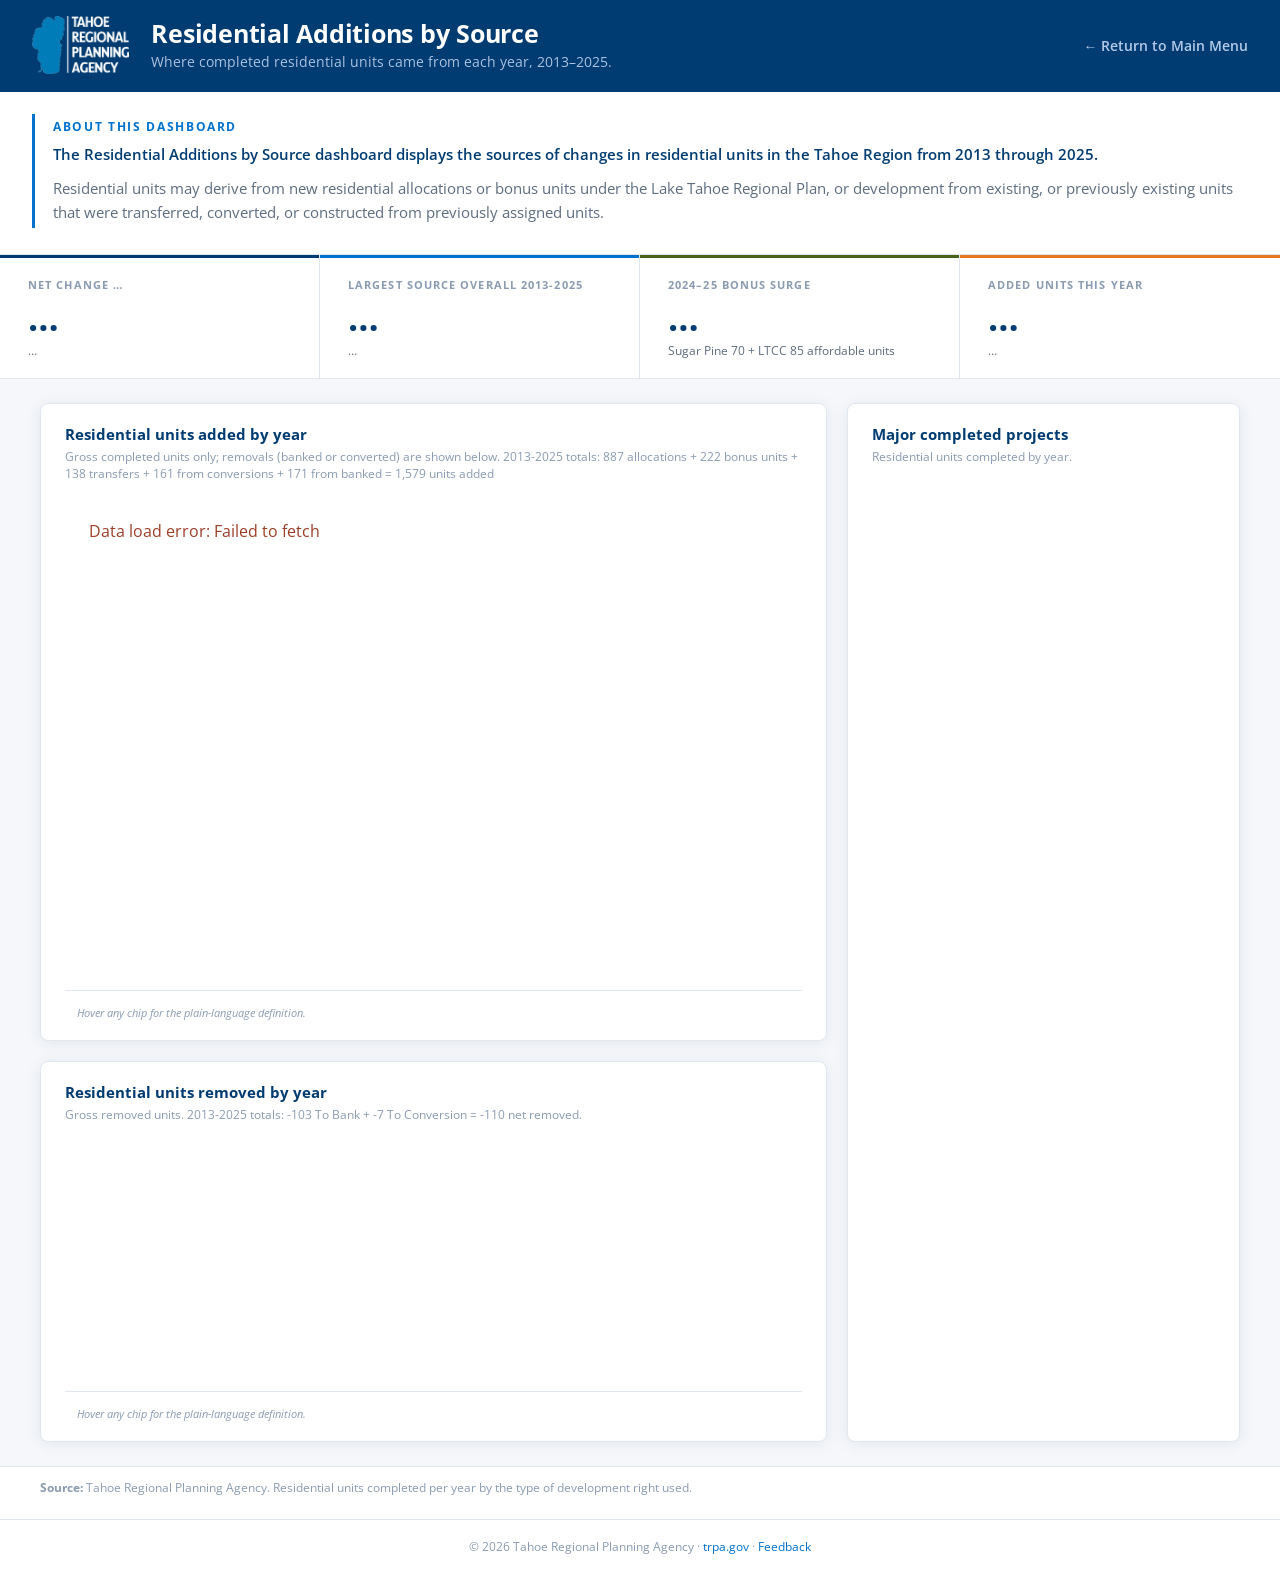
<file: regional-plan-tracking/residential-additions-by-source.html>
<!DOCTYPE html>
<html lang="en">
<head>
<meta charset="UTF-8"/>
<meta name="viewport" content="width=device-width, initial-scale=1.0"/>
<title>Residential Additions by Source - TRPA</title>
<!-- Google Analytics (gtag.js, GA4 property G-L4J4LMB23C) -->
<script async src="https://www.googletagmanager.com/gtag/js?id=G-L4J4LMB23C"></script>
<script>
  window.dataLayer = window.dataLayer || [];
  function gtag(){dataLayer.push(arguments);}
  gtag('js', new Date());
  gtag('config', 'G-L4J4LMB23C');
</script>

<link rel="icon" type="image/x-icon" href="assets/favicon.ico">
<link rel="preconnect" href="https://fonts.googleapis.com">
<link rel="preconnect" href="https://fonts.gstatic.com" crossorigin>
<link href="https://fonts.googleapis.com/css2?family=Open+Sans:wght@300;400;600;700&display=swap" rel="stylesheet"/>
<script src="https://cdn.plot.ly/plotly-2.32.0.min.js"></script>
<style>
:root {
  /* TRPA brand palette (PMS 285C primary) */
  --trpa-blue:    #0072CE;
  --trpa-navy:    #003B71;
  --trpa-earth:   #B47E00;
  --trpa-forest:  #4A6118;
  --trpa-brick:   #9C3E27;
  --trpa-olive:   #B5A64C;
  --trpa-orange:  #E87722;
  --trpa-purple:  #7B6A8A;
  --trpa-ice:     #B4CBE8;

  /* Functional neutrals */
  --bg:          #f5f7fa;
  --surface:     #ffffff;
  --border:      #e1e7ee;
  --text-dark:   #003B71;
  --text-mid:    #5d6c7e;
  --text-light:  #8a9bb2;
  --shadow:      0 2px 16px rgba(0, 59, 113, 0.08);
}
*, *::before, *::after { box-sizing: border-box; margin: 0; padding: 0; }
body {
  font-family: 'Open Sans', -apple-system, BlinkMacSystemFont, 'Segoe UI', Roboto, sans-serif;
  background: var(--bg);
  color: var(--text-dark);
  min-height: 100vh;
  -webkit-font-smoothing: antialiased;
}

/* ── Header (matches index.html style) ── */
header { background: var(--trpa-navy); color: #fff; display: flex; align-items: stretch; }
.header-content {
  padding: 16px 32px 18px; flex: 1;
  max-width: 1280px; margin: 0 auto; width: 100%;
  display: flex; align-items: center; gap: 22px;
}
.header-logo { flex-shrink: 0; display: inline-block; text-decoration: none; }
.header-logo img { height: 58px; width: auto; display: block; }
.header-text { flex: 1; min-width: 0; }
.header-back {
  flex-shrink: 0;
  color: var(--trpa-ice);
  text-decoration: none;
  font-size: 0.85rem;
  font-weight: 600;
  white-space: nowrap;
}
.header-back:hover { color: #fff; text-decoration: underline; }

/* Title-info popover - intro tooltip next to the dashboard's h1. */
.title-info { position: relative; display: inline-flex; align-items: center; vertical-align: middle; margin-left: 12px; }
.title-info-icon {
  display: inline-flex; align-items: center; justify-content: center;
  width: 22px; height: 22px; border-radius: 50%;
  background: var(--trpa-ice); color: var(--trpa-navy);
  font-size: 0.85rem; font-weight: 700;
  cursor: help; transition: background 0.12s, color 0.12s;
}
.title-info-icon:hover { background: #fff; color: var(--trpa-navy); }
.title-info-popover {
  position: absolute; top: calc(100% + 10px); left: -4px;
  width: 440px; max-width: calc(100vw - 80px);
  background: #fff; border: 1px solid var(--trpa-ice); border-radius: 6px;
  padding: 16px 18px;
  box-shadow: 0 6px 24px rgba(0, 0, 0, 0.25);
  font-size: 0.86rem; line-height: 1.55; color: var(--text-mid);
  letter-spacing: 0; text-transform: none; font-weight: 400;
  opacity: 0; pointer-events: none;
  transition: opacity 0.15s, transform 0.15s;
  z-index: 100;
}
.title-info-popover strong { color: var(--text-dark); font-weight: 600; }
.title-info-popover p { margin-bottom: 8px; }
.title-info-popover p:last-child { margin-bottom: 0; }
.title-info:hover .title-info-popover { opacity: 1; pointer-events: auto; transform: translateY(-2px); }
.title-info::after {
  content: ''; position: absolute;
  top: calc(100% + 4px); left: 4px;
  border: 6px solid transparent; border-bottom-color: var(--trpa-ice);
  opacity: 0; pointer-events: none; transition: opacity 0.15s;
  z-index: 101;
}
.title-info:hover::after { opacity: 1; }

/* Intro banner - always-visible "about this dashboard" callout that sits
   directly below the header. Replaces the hover-only title-info popover so
   the framing is exposed by default rather than hidden behind a hover target
   most visitors never discover. */
.intro-banner {
  background: var(--surface);
  border-bottom: 1px solid var(--border);
  padding: 22px 32px 26px;
}
.intro-banner-inner {
  max-width: 1280px;
  margin: 0 auto;
  border-left: 3px solid var(--trpa-blue);
  padding: 4px 0 4px 18px;
}
.intro-banner-eyebrow {
  font-size: 0.74rem;
  font-weight: 700;
  letter-spacing: 0.14em;
  text-transform: uppercase;
  color: var(--trpa-blue);
  margin-bottom: 8px;
}
.intro-banner p {
  font-size: 0.94rem;
  line-height: 1.6;
  color: var(--text-mid);
  margin-bottom: 10px;
}
.intro-banner p:last-child { margin-bottom: 0; }
.intro-banner p strong { color: var(--text-dark); font-weight: 600; }
@media (max-width: 768px) {
  .intro-banner { padding: 16px 18px; }
}

.header-eyebrow { font-size: 0.66rem; font-weight: 700; letter-spacing: 0.14em; text-transform: uppercase; color: var(--trpa-ice); margin-bottom: 4px; }
header h1 { font-weight: 700; font-size: 1.55rem; line-height: 1.2; letter-spacing: -0.01em; }
.header-sub { font-size: 0.86rem; color: var(--trpa-ice); margin-top: 4px; opacity: 0.95; max-width: 760px; }
.header-meta { flex-shrink: 0; font-size: 0.75rem; color: var(--trpa-ice); text-align: right; line-height: 1.7; opacity: 0.85; white-space: nowrap; }
@media (max-width: 600px) {
  .header-content { padding-left: 18px; padding-right: 18px; gap: 14px; }
  .header-logo img { height: 46px; }
  header h1 { font-size: 1.25rem; }
}

/* ── KPIs ── */
.kpi-row { display: grid; grid-template-columns: repeat(4, 1fr); background: var(--surface); border-bottom: 1px solid var(--border); }
.kpi-card { padding: 22px 28px 18px; border-right: 1px solid var(--border); position: relative; }
.kpi-card:last-child { border-right: none; }
.kpi-accent { position: absolute; top: 0; left: 0; right: 0; height: 3px; }
.kpi-label { font-size: 0.68rem; font-weight: 700; letter-spacing: 0.1em; text-transform: uppercase; color: var(--text-light); margin-bottom: 8px; }
.kpi-value { font-size: 2.25rem; font-weight: 700; color: var(--text-dark); letter-spacing: -0.03em; line-height: 1; font-variant-numeric: tabular-nums; }
.kpi-sub { font-size: 0.73rem; color: var(--text-mid); margin-top: 7px; line-height: 1.4; }

/* ── Toggle bar ── */
/* (View toggle removed 2026-05-18 - dashboard always shows facet view) */

/* ── Sections / Cards ── */
.section { padding: 24px 40px; }
.card { background: var(--surface); border: 1px solid var(--border); border-radius: 8px; padding: 20px 24px; box-shadow: var(--shadow); }

/* ── Chart legend (lives at the bottom of each chart card) ──
   Colored chips with hover-revealed plain-language definitions. Replaces
   the older standalone .source-legend white-card pattern. Now sits as a
   row at the bottom of the same card that hosts the chart, with a top
   divider for visual separation from the chart area. */
.chart-legend {
  margin-top: 14px;
  padding-top: 14px;
  border-top: 1px solid var(--border);
  display: flex; flex-wrap: wrap; align-items: center; gap: 12px;
}
.chart-legend-hint { font-size: 0.7rem; color: var(--text-light); font-style: italic; }
.source-chips { display: flex; flex-wrap: wrap; gap: 8px; }
.source-chip {
  display: inline-flex; align-items: center; gap: 8px;
  padding: 6px 14px; background: var(--bg); border: 1px solid var(--border);
  border-radius: 999px; font-size: 0.82rem; font-weight: 600; color: var(--text-dark);
  cursor: help; position: relative;
  transition: border-color 0.15s, background 0.15s;
}
.source-chip:hover { border-color: var(--trpa-blue); background: #fff; }
.source-chip-swatch { width: 11px; height: 11px; border-radius: 50%; flex-shrink: 0; }
.source-chip[data-tooltip]::after {
  content: attr(data-tooltip);
  position: absolute; bottom: calc(100% + 8px); left: 50%; transform: translateX(-50%);
  background: #fff; color: var(--text-dark); padding: 10px 14px;
  border: 1px solid var(--trpa-ice); border-radius: 6px;
  font-size: 0.75rem; font-weight: 400; line-height: 1.5;
  width: max-content; max-width: 280px;
  box-shadow: 0 4px 14px rgba(0, 59, 113, 0.15);
  white-space: normal; text-align: left;
  opacity: 0; pointer-events: none; transition: opacity 0.15s;
  z-index: 100;
}
.source-chip[data-tooltip]:hover::after { opacity: 1; }
.card h3 { font-size: 0.95rem; font-weight: 700; color: var(--text-dark); margin-bottom: 4px; }
.card p { font-size: 0.75rem; color: var(--text-light); margin-bottom: 14px; }
.split { display: grid; grid-template-columns: 2fr 1fr; gap: 20px; align-items: stretch; }
/* Left column stacks Composition over Banked/Conversion - both at the wider
   2fr width. Right column's Major Completed Projects card stretches to match
   the combined height. */
.left-stack { display: flex; flex-direction: column; gap: 20px; }
.right-tall { display: flex; flex-direction: column; }
.right-tall .proj-list { flex: 1; overflow-y: auto; }

/* ── Projects sidebar ── */
.proj-list { font-size: 0.83rem; line-height: 1.55; }
.proj-list .yr { display: inline-block; min-width: 38px; font-weight: 700; color: var(--trpa-navy); }
.proj-list .desc { color: var(--text-mid); }
.proj-list .item { padding: 5px 0; border-bottom: 1px dashed var(--border); }
.proj-list .item:last-child { border-bottom: none; }
.proj-list .aff { color: var(--trpa-forest); font-weight: 600; }

/* ── Footnote ── */
.footnote {
  padding: 12px 40px 22px;
  font-size: 0.72rem;
  color: var(--text-light);
  line-height: 1.6;
  background: var(--surface);
  border-top: 1px solid var(--border);
}
.footnote code { background: var(--bg); padding: 1px 5px; border-radius: 3px; font-size: 0.7rem; }
@media (max-width: 1100px) {
  .split { grid-template-columns: 1fr; }
}
@media (max-width: 900px) {
  .kpi-row { grid-template-columns: 1fr 1fr; }
  .kpi-card { border-bottom: 1px solid var(--border); }
  header .header-content, .section, .footnote { padding-left: 16px; padding-right: 16px; }
}

/* Loading overlay - same pattern across the dashboard set */
#loading-overlay { position: fixed; inset: 0; background: rgba(0, 59, 113, 0.6); display: flex; align-items: center; justify-content: center; z-index: 9999; }
.loading-card { background: #fff; border-radius: 10px; padding: 36px 48px; text-align: center; min-width: 260px; }
.loading-card h3 { font-size: 1rem; color: var(--trpa-navy); margin-bottom: 20px; }
.lb-bg { height: 4px; background: var(--border); border-radius: 2px; overflow: hidden; }
#loading-bar { height: 100%; width: 0; background: linear-gradient(90deg, var(--trpa-blue), var(--trpa-forest)); border-radius: 2px; transition: width 0.3s; }

/* Public-facing agency footer (added 2026-05-18 per FOOTER_PATTERN.md).
   Copyright + trpa.gov + feedback row at the bottom of every dashboard. */
footer {
  padding: 18px 32px 26px;
  font-size: 0.74rem; color: var(--text-light);
  border-top: 1px solid var(--border);
  background: var(--surface);
  margin-top: 0;
  text-align: center;
}
footer a { color: var(--trpa-blue); text-decoration: none; }
footer a:hover { text-decoration: underline; }
</style>
</head>
<body>

<div id="loading-overlay">
  <div class="loading-card">
    <h3>Loading residential additions&hellip;</h3>
    <div class="lb-bg"><div id="loading-bar"></div></div>
  </div>
</div>

<!-- Header -->
<header>
  <div class="header-content">
    <a class="header-logo" href="https://www.trpa.gov/" aria-label="Tahoe Regional Planning Agency">
      <img src="assets/trpa-logo-color.png" alt="TRPA" />
    </a>
    <div class="header-text">
      <h1>Residential Additions by Source</h1>
      <div class="header-sub">
        Where completed residential units came from each year, 2013&ndash;2025.
      </div>
    </div>
    <a class="header-back" href="index.html">&larr; Return to Main Menu</a>
  </div>
</header>

<aside class="intro-banner" aria-label="About this dashboard">
  <div class="intro-banner-inner">
    <div class="intro-banner-eyebrow">About this dashboard</div>
    <p><strong>The Residential Additions by Source dashboard displays the sources of changes in residential units in the Tahoe Region from 2013 through 2025.</strong></p>
    <p>Residential units may derive from new residential allocations or bonus units under the Lake Tahoe Regional Plan, or development from existing, or previously existing units that were transferred, converted, or constructed from previously assigned units.</p>
  </div>
</aside>

<!-- KPIs (values derived from SOURCES + REMOVED after loadAdditions() runs) -->
<div class="kpi-row">
  <div class="kpi-card">
    <div class="kpi-accent" style="background:var(--trpa-navy)"></div>
    <div class="kpi-label">Net change <span id="kpi-range">&hellip;</span></div>
    <div class="kpi-value" id="kpi-total">&hellip;</div>
    <div class="kpi-sub" id="kpi-total-sub">&hellip;</div>
  </div>
  <div class="kpi-card">
    <div class="kpi-accent" style="background:var(--trpa-blue)"></div>
    <div class="kpi-label">Largest source overall 2013-2025</div>
    <div class="kpi-value" id="kpi-largest">&hellip;</div>
    <div class="kpi-sub"  id="kpi-largest-sub">&hellip;</div>
  </div>
  <div class="kpi-card">
    <div class="kpi-accent" style="background:var(--trpa-forest)"></div>
    <div class="kpi-label">2024&ndash;25 bonus surge</div>
    <div class="kpi-value" id="kpi-bonus">&hellip;</div>
    <div class="kpi-sub">Sugar Pine 70 + LTCC 85 affordable units</div>
  </div>
  <div class="kpi-card">
    <div class="kpi-accent" style="background:var(--trpa-orange)"></div>
    <div class="kpi-label">Added Units <span id="kpi-latest-year">This Year</span></div>
    <div class="kpi-value" id="kpi-latest">&hellip;</div>
    <div class="kpi-sub"  id="kpi-latest-sub">&hellip;</div>
  </div>
</div>

<!-- (View toggle removed 2026-05-18 - the dashboard always shows the
     facet view; the "Combined" mode added clutter without informational
     gain since the 5 sources read more clearly side-by-side than overlaid.) -->

<!-- Main: LEFT column stacks Composition over Banked/Conversion (both at the
     wider 2fr width); RIGHT column carries Major Completed Projects, tall,
     spanning the full height of the left stack. -->
<div class="section">
  <div class="split">
    <div class="left-stack">
      <div class="card">
        <h3>Residential units added by year</h3>
        <p>Gross completed units only; removals (banked or converted) are shown below. 2013-2025 totals: 887 allocations + 222 bonus units + 138 transfers + 161 from conversions + 171 from banked = 1,579 units added</p>
        <div id="main-chart" style="height:480px;"></div>
        <!-- Legend at the bottom of the card: per-source colored chips with
             hover-revealed plain-language definitions. Replaces the older
             standalone "Sources of completed residential units" card that
             sat above the chart. -->
        <div class="chart-legend">
          <div class="source-chips" id="source-chips">
            <!-- populated by renderSourceLegend() once SOURCES is loaded -->
          </div>
          <span class="chart-legend-hint">Hover any chip for the plain-language definition.</span>
        </div>
      </div>
      <div class="card">
        <h3>Residential units removed by year</h3>
        <p>Gross removed units. 2013-2025 totals: -103 To Bank + -7 To Conversion = -110 net removed.</p>
        <div id="removed-chart" style="height:240px;"></div>
        <!-- Legend at the bottom: same pattern as the Composition card above. -->
        <div class="chart-legend">
          <div class="source-chips" id="removed-chips">
            <!-- populated by renderRemovedLegend() once REMOVED is loaded -->
          </div>
          <span class="chart-legend-hint">Hover any chip for the plain-language definition.</span>
        </div>
      </div>
    </div>
    <div class="card right-tall">
      <h3>Major completed projects</h3>
      <p>Residential units completed by year.</p>
      <div class="proj-list" id="proj-list"></div>
    </div>
  </div>
</div>

<!-- Footnote -->
<div class="footnote">
  <strong>Source:</strong> Tahoe Regional Planning Agency. Residential units completed per year by the type of development right used.</div>

<script>
// ─────────────────────────────────────────
// TRPA brand color tokens (mirror CSS vars)
// ─────────────────────────────────────────
const TRPA = {
  blue:   '#0072CE',
  navy:   '#003B71',
  earth:  '#B47E00',
  forest: '#4A6118',
  brick:  '#9C3E27',
  olive:  '#B5A64C',
  orange: '#E87722',
  purple: '#7B6A8A',
  ice:    '#B4CBE8',
};

// ─────────────────────────────────────────
// DATA - residential additions / removals per year, per source
// ─────────────────────────────────────────
// Live from Cumulative_Accounting layer 11 (Development Right Residential
// Units by Source). 98 rows = 14 years (2012-2025) x 7 source/direction
// combos. Source-of-load is the analyst's FINAL RES SUMMARY xlsx, normalized
// by scripts/convert_residential_additions.py and pushed to SDE. loadAdditions()
// reshapes the long-form rows into the per-year arrays the existing
// renderFacet / renderCombined / renderRemovedArea functions consume.
const RESIDENTIAL_ADDITIONS_URL = 'https://maps.trpa.org/server/rest/services/Cumulative_Accounting/MapServer/11/query'
  + '?where=1%3D1'
  + '&outFields=Year%2CDirection%2CSource%2CUnits'
  + '&orderByFields=Year%2CDirection%2CSource'
  + '&returnGeometry=false&f=json';

let YEARS   = [];   // populated by loadAdditions()
let SOURCES = [];   // [{ key, name, color, data: [year-aligned] }, ...] - 5 Added rows
let REMOVED = [];   // [{ key, name, color, data: [year-aligned] }, ...] - 2 Removed rows

// Stable visual identity per source. Keys must match the layer 11 Source field
// values (case-sensitive). Added series + Removed series share key namespaces
// where the semantics overlap (Banked added vs Banked removed); display names
// disambiguate.
// "From X" framing on the bidirectional categories (Conversions, Banked)
// mirrors the "To X" labels on the removed-units charts below - reads as
// a clean pair of opposing flows.
const ADDED_META = {
  'Allocations': { key: 'allocations', name: 'Allocations',     color: TRPA.blue   },
  'Bonus Units': { key: 'bonus',       name: 'Bonus Units',     color: TRPA.forest },
  'Transfers':   { key: 'transfers',   name: 'Transfers',       color: TRPA.orange },
  'Conversions': { key: 'conversions', name: 'From Conversion', color: TRPA.earth  },
  'Banked':      { key: 'banked',      name: 'From Bank',       color: TRPA.purple },
};
const REMOVED_META = {
  'Banked':    { key: 'to_bank', name: 'To Bank',       color: TRPA.brick },
  'Converted': { key: 'to_conv', name: 'To Conversion', color: TRPA.earth },
};

async function loadAdditions() {
  const r = await fetch(RESIDENTIAL_ADDITIONS_URL, { cache: 'no-cache' });
  if (!r.ok) throw new Error('residential additions: HTTP ' + r.status);
  const js = await r.json();
  // Accept both formats: { rows: [...] } from local JSON OR ESRI features
  // payload { features: [{ attributes: {...} }, ...] } from layer 11.
  const rows = Array.isArray(js.rows) ? js.rows
             : Array.isArray(js.features) ? js.features.map(f => f.attributes)
             : [];
  if (!rows.length) throw new Error('no rows in residential additions payload');

  // Build year list from data (drop years with all zeros - the dashboard's
  // 2012 column is structurally zero since the source xlsx doesn't carry a
  // 2012 baseline addition number).
  const allYears = [...new Set(rows.map(r => r.Year))].sort((a, b) => a - b);
  YEARS = allYears.filter(y => rows.some(r => r.Year === y && r.Units !== 0));

  // Reshape long-form rows into per-source year-aligned arrays.
  const byKey = (meta) => Object.fromEntries(Object.keys(meta).map(k => [k, YEARS.map(() => 0)]));
  const added   = byKey(ADDED_META);
  const removed = byKey(REMOVED_META);
  for (const row of rows) {
    const yIdx = YEARS.indexOf(row.Year);
    if (yIdx < 0) continue;
    if (row.Direction === 'Added'   && added[row.Source]  ) added[row.Source][yIdx]   = row.Units;
    if (row.Direction === 'Removed' && removed[row.Source]) removed[row.Source][yIdx] = row.Units;
  }
  SOURCES = Object.entries(ADDED_META  ).map(([s, m]) => ({ ...m, data: added[s]   }));
  REMOVED = Object.entries(REMOVED_META).map(([s, m]) => ({ ...m, data: removed[s] }));
}

// Major completed projects: live from Cumulative_Accounting layer 16
// (Development Right Residential Projects). 26 rows = (year, project).
// Source-of-load is analyst PPTX slide 4 + xlsx narrative, codified in
// scripts/convert_residential_projects.py.
const RESIDENTIAL_PROJECTS_URL = 'https://maps.trpa.org/server/rest/services/Cumulative_Accounting/MapServer/16/query'
  + '?where=1%3D1'
  + '&outFields=Year%2CProjectName%2CUnits%2CNotes%2CDescription'
  + '&orderByFields=Year%2CProjectName'
  + '&returnGeometry=false&f=json';
let PROJECTS = [];   // [{ yr, items: [Description, ...] }, ...] - grouped by year for the renderer

async function loadProjects() {
  const r = await fetch(RESIDENTIAL_PROJECTS_URL, { cache: 'no-cache' });
  if (!r.ok) throw new Error('residential projects: HTTP ' + r.status);
  const js = await r.json();
  const rows = Array.isArray(js.rows)     ? js.rows
             : Array.isArray(js.features) ? js.features.map(f => f.attributes)
             : [];
  if (!rows.length) throw new Error('no rows in residential projects payload');
  // Group rows by Year into the existing {yr, items} shape so renderProjects
  // can stay essentially unchanged. Sort each year's items alphabetically by
  // ProjectName for stable display.
  const byYear = new Map();
  for (const r of rows) {
    const yr = r.Year;
    if (!byYear.has(yr)) byYear.set(yr, []);
    byYear.get(yr).push(r);
  }
  // Newest year first - current year at the top of the sidebar so the most
  // recent projects are immediately visible without scrolling.
  PROJECTS = [...byYear.entries()]
    .sort((a, b) => b[0] - a[0])
    .map(([yr, items]) => ({
      yr,
      items: items
        .sort((a, b) => a.ProjectName.localeCompare(b.ProjectName))
        .map(r => r.Description || (r.ProjectName + ': ' + r.Units + ' units' + (r.Notes ? ' (' + r.Notes + ')' : ''))),
    }));
}

// ─────────────────────────────────────────
// CHART RENDERING
// ─────────────────────────────────────────
const plotFont  = { family: '"Open Sans", system-ui, sans-serif', color: TRPA.navy, size: 12 };
// Shared hover styling - white background, ice border, navy text. Pair with
// hovermode: 'x unified' on every chart so the year (x-axis) reads as the
// tooltip header and each series shows as a row underneath.
const HOVERLABEL = { bgcolor: '#ffffff', bordercolor: TRPA.ice, font: { color: TRPA.navy, family: '"Open Sans"', size: 12 } };

// (View toggle + Combined mode removed 2026-05-18. The dashboard now always
// renders the facet view; setMode / render / renderCombined / bonusAnnotation
// were all eliminated. Git history has the prior implementation.)

// ─────────────────────────────────────────
// FACET - one small chart per source, 3x2 grid
// ─────────────────────────────────────────
function renderFacet() {
  // Five addition sources only. The Net Change panel was removed (per Ken's
  // 2026-05-15 note: a total panel pulls the shared y-axis scale upward and
  // crushes the individual stories). The removed series (To Bank + To
  // Conversion) render as their own side-by-side area facets in a separate
  // card below this grid - renderRemovedArea() handles them.
  const panels = [...SOURCES];
  const maxY = Math.max(...panels.flatMap(s => s.data));
  // Headroom above the data peak so the per-panel title (positioned at
  // domain y=0.98) sits clearly above the line, never grazing it. ~25% of
  // the data peak above maxY mirrors the same headroom treatment used on
  // the To Bank / To Conversion charts below.
  const yMax = Math.ceil((maxY * 1.25) / 10) * 10;

  // 3 columns x 2 rows = 6 cells; 5 panels = one empty cell in the bottom-right.
  const COLS = 3, ROWS = 2;
  const traces = [];
  const annotations = [];
  const axes = {};

  panels.forEach((s, i) => {
    const xref = i === 0 ? 'x' : 'x' + (i + 1);
    const yref = i === 0 ? 'y' : 'y' + (i + 1);
    const total = s.data.reduce((a, b) => a + b, 0);

    traces.push({
      name: s.name,
      type: 'scatter', mode: 'lines+markers',
      x: YEARS, y: s.data,
      xaxis: xref, yaxis: yref,
      line:   { color: s.color, width: s.key === 'total' ? 2.8 : 2 },
      marker: { color: s.color, size: 5, line: { color: '#fff', width: 1 } },
      fill: 'tozeroy',
      fillcolor: hexA(s.color, 0.18),
      showlegend: false,
      // x unified is set at the layout level; series name goes in <extra>
      // so it renders as the per-row label (year is the unified tooltip
      // header automatically).
      hovertemplate: '<b>%{y:,}</b> units<extra>' + s.name + '</extra>',
    });

    // Panel title with running total - placed inside each subplot
    annotations.push({
      xref: xref + ' domain', yref: yref + ' domain',
      x: 0.02, y: 0.98, xanchor: 'left', yanchor: 'top',
      text: '<b>' + s.name + '</b>  <span style="color:#8a9bb2;font-size:10px">· ' + total.toLocaleString() + ' total</span>',
      showarrow: false,
      font: { color: s.color, size: 12, family: '"Open Sans"' },
    });
  });

  // Build per-panel axes manually (Plotly grid with shared axes doesn't
  // give us per-panel x-axis labels and we want them on every panel for clarity)
  const totalGap = 0.10;  // horizontal gap fraction between cols
  const totalRowGap = 0.18;
  const cellW = (1 - totalGap * (COLS - 1)) / COLS;
  const cellH = (1 - totalRowGap * (ROWS - 1)) / ROWS;

  for (let i = 0; i < panels.length; i++) {
    const col = i % COLS;
    const row = Math.floor(i / COLS);
    const xKey = 'xaxis' + (i === 0 ? '' : (i + 1));
    const yKey = 'yaxis' + (i === 0 ? '' : (i + 1));
    const x0   = col * (cellW + totalGap);
    const x1   = x0 + cellW;
    const y1   = 1 - row * (cellH + totalRowGap);
    const y0   = y1 - cellH;
    axes[xKey] = {
      domain: [x0, x1],
      anchor: 'y' + (i === 0 ? '' : (i + 1)),
      tickmode: 'linear', dtick: 2,
      gridcolor: '#eef1f6', linecolor: TRPA.ice,
      tickfont: { size: 9, color: TRPA.navy },
      showgrid: true,
    };
    axes[yKey] = {
      domain: [y0, y1],
      anchor: 'x' + (i === 0 ? '' : (i + 1)),
      range: [0, yMax],
      gridcolor: '#eef1f6', linecolor: TRPA.ice,
      tickfont: { size: 9, color: TRPA.navy },
      showgrid: true,
      zeroline: true, zerolinecolor: '#d8dde6',
    };
  }

  const layout = Object.assign({
    font: plotFont,
    paper_bgcolor: 'rgba(0,0,0,0)',
    plot_bgcolor:  'rgba(0,0,0,0)',
    margin: { t: 16, r: 16, b: 36, l: 40 },
    showlegend: false,
    hovermode: 'x unified',
    hoverlabel: HOVERLABEL,
    annotations,
  }, axes);

  Plotly.newPlot('main-chart', traces, layout, { responsive: true, displayModeBar: false });
}

// hex + alpha → rgba string for Plotly fillcolor
function hexA(hex, a) {
  const n = parseInt(hex.slice(1), 16);
  return `rgba(${(n >> 16) & 255}, ${(n >> 8) & 255}, ${n & 255}, ${a})`;
}

// ─────────────────────────────────────────
// SOURCE LEGEND (top of the section, above the Composition facet chart)
// Five colored chips - one per addition source. Each chip is a hover target
// that surfaces a plain-language definition. Tooltips read at the same
// granularity as Option B's source-strip but appear on demand, freeing the
// top of the section from always-visible explainer text.
// ─────────────────────────────────────────
// Analyst-authored definitions (2026-05-18) - kept verbatim so the
// content stays editable in one place.
const SOURCE_BRIEFS = {
  allocations: 'Annually-released residential allocations assigned from a county, city, or TRPA pool and assigned to a parcel and constructed.',
  bonus:       'Bonus units awarded for deed-restricted affordable-income, moderate-income, achievable housing, multi-residential, or other incentives.',
  transfers:   'Residential units transferred from one parcel to another and constructed on the receiving parcel.',
  banked:      'Previously-existing and banked residential rights used to rebuild on a parcel.',
  conversions: 'Development rights converted into residential units and constructed on the same site or transferred to a different site.',
};

// Same idiom for the two removed-direction series (To Bank / To Conversion).
const REMOVED_BRIEFS = {
  to_bank: 'Previously existing and verified residential development rights that have been banked following the removal and restoration of the parcel.',
  to_conv: 'Previously existing and verified residential development rights that have been converted into other development types.',
};

function renderSourceLegend() {
  const chips = document.querySelector('#source-chips');
  if (!chips) return;
  chips.innerHTML = SOURCES.map(s => {
    const brief = (SOURCE_BRIEFS[s.key] || '').replace(/"/g, '&quot;');
    return '<div class="source-chip" data-tooltip="' + brief + '">' +
             '<span class="source-chip-swatch" style="background:' + s.color + '"></span>' +
             s.name +
           '</div>';
  }).join('');
}

// Same chip pattern for the two removed-direction series (To Bank / To
// Conversion). Hover any chip for the analyst-authored definition.
function renderRemovedLegend() {
  const chips = document.querySelector('#removed-chips');
  if (!chips) return;
  chips.innerHTML = REMOVED.map(s => {
    const brief = (REMOVED_BRIEFS[s.key] || '').replace(/"/g, '&quot;');
    return '<div class="source-chip" data-tooltip="' + brief + '">' +
             '<span class="source-chip-swatch" style="background:' + s.color + '"></span>' +
             s.name +
           '</div>';
  }).join('');
}

// ─────────────────────────────────────────
// PROJECTS SIDEBAR
// ─────────────────────────────────────────
function renderProjects() {
  const container = document.querySelector('#proj-list');
  container.innerHTML = PROJECTS.map(p =>
    '<div class="item">' +
      '<span class="yr">' + p.yr + '</span> ' +
      '<span class="desc">' + p.items.map(i =>
        i.replace(/(\d+\s+affordable[^)]*)/g, '<span class="aff">$1</span>')
      ).join(' · ') + '</span>' +
    '</div>'
  ).join('');
}

// ─────────────────────────────────────────
// REMOVED FACETS - To Bank (left) and To Conversion (right) as two area
// facets side-by-side in a single card. Shared y-axis range across both
// panels so the zero line aligns horizontally (each panel computing its
// own yFloor would land 0 at different fractional positions). The
// small-magnitude Conversion series reads as a shallower dip next to Bank;
// the y-tick labels carry the scale. Side-by-side keeps the section
// compact - per Mason's 2026-05-18 ask, the prior two-stacked-charts
// layout was too vertically tall.
// ─────────────────────────────────────────
function renderRemovedArea() {
  const panels = REMOVED;  // [To Bank, To Conversion]
  const traces = [];
  const annotations = [];
  const axes = {};

  // Match the upper facet chart's geometry: 3-column layout with 10% gap
  // between cells, panels in cells 0 and 1 (cell 2 deliberately left empty).
  // Same `cellW` math as renderFacet() so each To-Bank / To-Conversion panel
  // renders at exactly the same width as one upper-facet panel. Chart height
  // also matches one upper-facet row (~240px after the 480px / 2 rows split).
  const COLS = 3;
  const totalGap = 0.10;
  const cellW = (1 - totalGap * (COLS - 1)) / COLS;

  // SHARED y-axis range across both panels so the 0 line aligns horizontally.
  // yTop reserves headroom ABOVE 0 so the panel titles (positioned at
  // domain y=0.98) sit clearly above the zero line and never visually
  // overlap the area fill. ~25% of |yFloor| gives enough breathing room
  // even when individual years touch 0 (e.g., To Bank 2022 = 0).
  const globalMin = Math.min(...panels.flatMap(p => p.data));
  const yFloor = Math.floor(globalMin / 5) * 5 - 2;
  const yTop   = Math.max(4, Math.ceil(Math.abs(yFloor) * 0.25));

  panels.forEach((s, i) => {
    const xref = i === 0 ? 'x' : 'x' + (i + 1);
    const yref = i === 0 ? 'y' : 'y' + (i + 1);
    const total = s.data.reduce((a, b) => a + b, 0);
    const x0 = i * (cellW + totalGap);
    const x1 = x0 + cellW;

    traces.push({
      name: s.name, type: 'scatter', mode: 'lines',
      x: YEARS, y: s.data,
      xaxis: xref, yaxis: yref,
      line: { color: s.color, width: 1.5 },
      fill: 'tozeroy',
      fillcolor: hexA(s.color, 0.55),
      showlegend: false,
      // x unified: year in the unified tooltip header, series name as the row label (extra).
      hovertemplate: '<b>%{y}</b> units<extra>' + s.name + '</extra>',
    });
    // Title INSIDE each panel (top-left) to match the upper-facet convention
    // - lets us drop the margin.t reservation and gain back another ~36px of
    // plot height. The area fill goes negative so the top region is empty
    // and never overlaps the title.
    annotations.push({
      xref: xref + ' domain', yref: yref + ' domain',
      x: 0.02, y: 0.98, xanchor: 'left', yanchor: 'top',
      text: '<b>' + s.name + '</b>  <span style="color:#8a9bb2;font-size:10px">· ' + total.toLocaleString() + ' total</span>',
      showarrow: false,
      font: { color: s.color, size: 12, family: '"Open Sans"' },
    });
    axes['xaxis' + (i === 0 ? '' : (i + 1))] = {
      domain: [x0, x1],
      anchor: yref,
      tickmode: 'linear', dtick: 2,
      gridcolor: '#eef1f6', linecolor: TRPA.ice,
      tickfont: { size: 9, color: TRPA.navy },
      showgrid: true,
    };
    axes['yaxis' + (i === 0 ? '' : (i + 1))] = {
      domain: [0, 1],
      anchor: xref,
      range: [yFloor, yTop],
      gridcolor: '#eef1f6', linecolor: TRPA.ice,
      tickfont: { size: 9, color: TRPA.navy },
      showgrid: true,
      zeroline: true, zerolinecolor: '#d8dde6', zerolinewidth: 1.5,
    };
  });

  Plotly.newPlot('removed-chart', traces, Object.assign({
    font: plotFont,
    paper_bgcolor: 'rgba(0,0,0,0)', plot_bgcolor: 'rgba(0,0,0,0)',
    margin: { t: 16, r: 16, b: 36, l: 40 },   // matches renderFacet margins
    hovermode: 'x unified',
    hoverlabel: HOVERLABEL,
    annotations,
  }, axes), { responsive: true, displayModeBar: false });
}

// ─────────────────────────────────────────
// KPIs (derived from SOURCES + REMOVED)
// ─────────────────────────────────────────
function renderKPIs() {
  if (!YEARS.length) return;
  const yrFrom = YEARS[0];
  const yrTo   = YEARS[YEARS.length - 1];
  const span   = yrTo - yrFrom + 1;

  // KPI 1: net change across the visible range. Gross added (allocations +
  // bonus + transfers + conversions + banked) minus removed (to bank + to
  // conversion) gives the true delta in residential unit count. REMOVED data
  // is stored as negative values (so it plots below the axis on the removed
  // chart), so we take the absolute value here for the human-readable subtitle.
  const sumAll     = SOURCES.reduce((s, src) => s + src.data.reduce((a, b) => a + b, 0), 0);
  const absRemoved = Math.abs(REMOVED.reduce((s, src) => s + src.data.reduce((a, b) => a + b, 0), 0));
  const netChange  = sumAll - absRemoved;
  document.getElementById('kpi-range').textContent     = yrFrom + '-' + yrTo;
  document.getElementById('kpi-total').textContent     = netChange.toLocaleString();
  document.getElementById('kpi-total-sub').textContent = sumAll.toLocaleString() + ' units added and ' + absRemoved.toLocaleString() + ' removed';

  // KPI 2: largest source overall
  const ranked = SOURCES.map(s => ({ name: s.name, total: s.data.reduce((a, b) => a + b, 0) })).sort((a, b) => b.total - a.total);
  const top = ranked[0];
  const pct = sumAll ? Math.round(100 * top.total / sumAll) : 0;
  document.getElementById('kpi-largest').textContent     = top.total.toLocaleString();
  document.getElementById('kpi-largest-sub').textContent = 'From ' + top.name + ' · ' + pct + ' percent of total additions';

  // KPI 3: 2024-25 bonus surge (last 2 years of Bonus Units)
  const bonusSrc = SOURCES.find(s => s.key === 'bonus');
  let bonusSurge = 0;
  if (bonusSrc) {
    const lastTwo = bonusSrc.data.slice(-2);
    bonusSurge = lastTwo.reduce((a, b) => a + b, 0);
  }
  document.getElementById('kpi-bonus').textContent = bonusSurge.toLocaleString();

  // KPI 4: added units in the latest year + comparison to 2nd-latest
  const latestIdx = YEARS.length - 1;
  const prevIdx   = Math.max(0, YEARS.length - 2);
  const latestAdd = SOURCES.reduce((s, src) => s + (src.data[latestIdx] || 0), 0);
  const prevAdd   = SOURCES.reduce((s, src) => s + (src.data[prevIdx]   || 0), 0);
  document.getElementById('kpi-latest-year').textContent = 'in ' + YEARS[latestIdx];
  document.getElementById('kpi-latest').textContent      = latestAdd.toLocaleString();
  const sub = latestAdd > prevAdd
    ? 'Up from ' + prevAdd.toLocaleString() + ' in ' + YEARS[prevIdx]
    : latestAdd < prevAdd
      ? 'Down from ' + prevAdd.toLocaleString() + ' in ' + YEARS[prevIdx]
      : 'Same as ' + YEARS[prevIdx];
  document.getElementById('kpi-latest-sub').textContent = sub;
}

// ─────────────────────────────────────────
// INIT
// ─────────────────────────────────────────
document.addEventListener('DOMContentLoaded', async () => {
  const bar = document.querySelector('#loading-bar');
  if (bar) bar.style.width = '30%';
  try {
    await Promise.all([loadAdditions(), loadProjects()]);
  } catch (e) {
    console.error('residential additions/projects load failed:', e);
    document.querySelector('#main-chart').innerHTML =
      '<div style="padding:24px;color:' + TRPA.brick + ';">Data load error: ' + e.message + '</div>';
    const overlayErr = document.querySelector('#loading-overlay');
    if (overlayErr) overlayErr.style.display = 'none';
    return;
  }
  renderKPIs();
  renderSourceLegend();
  renderFacet();
  renderProjects();
  renderRemovedArea();
  renderRemovedLegend();
  if (bar) bar.style.width = '100%';
  const overlay = document.querySelector('#loading-overlay');
  if (overlay) setTimeout(() => { overlay.style.display = 'none'; }, 200);
});
</script>

<footer>
  &copy; 2026 Tahoe Regional Planning Agency &middot;
  <a href="https://www.trpa.gov/">trpa.gov</a> &middot;
  <a href="mailto:info@trpa.gov?subject=Dashboard%20feedback">Feedback</a>
</footer>
</body>
</html>
</file>
